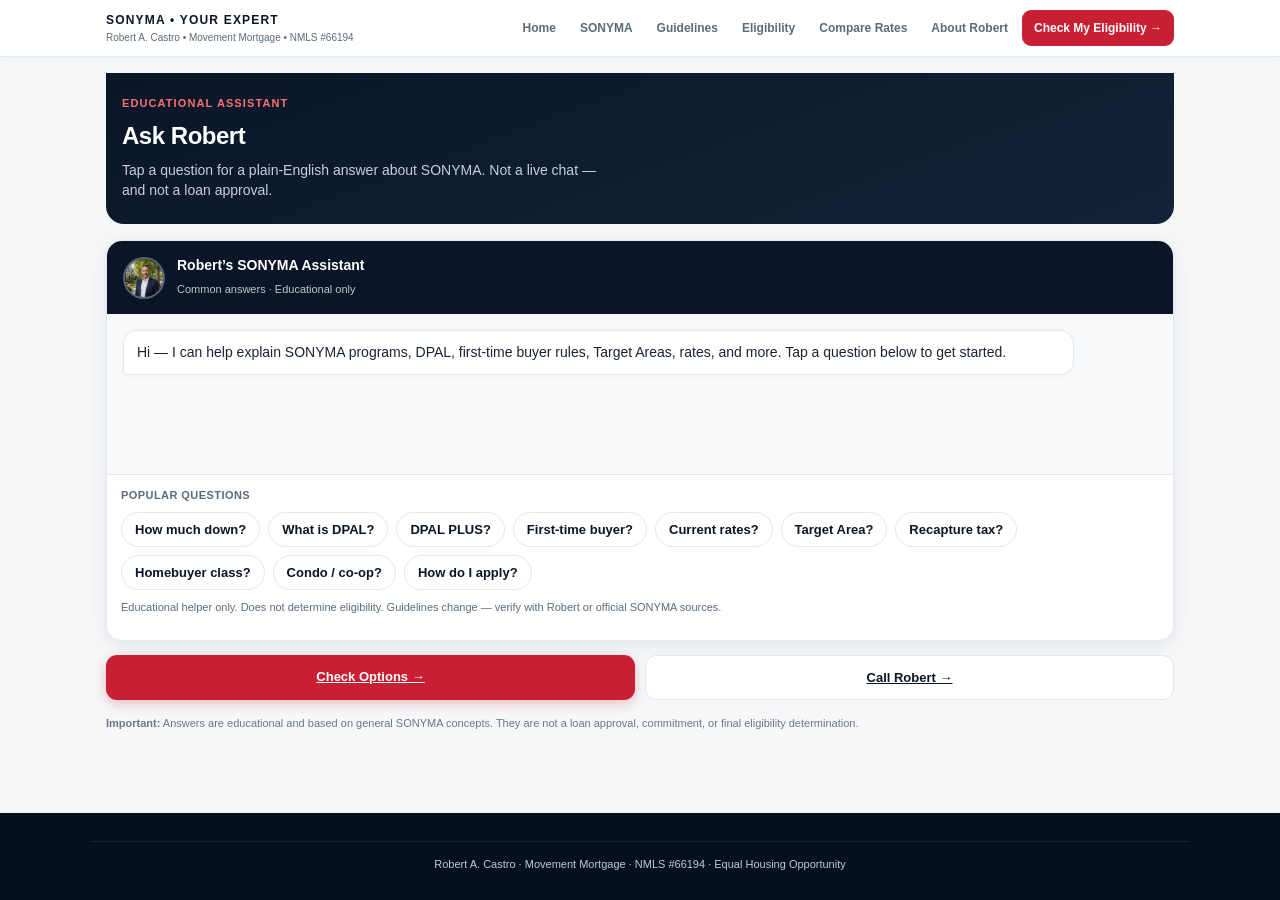
<file: ask-robert.html>
<!doctype html>
<html lang="en">
<head>
<meta charset="utf-8">
<meta name="viewport" content="width=device-width,initial-scale=1,viewport-fit=cover">
<meta name="theme-color" content="#0a1628">
<title>Ask Robert | SONYMA Questions | Robert A. Castro</title>
<meta name="description" content="Plain-English answers to common SONYMA questions. Educational assistant — not a live chat or loan approval.">
<link rel="stylesheet" href="/styles.css">
<style>
:root { --navy:#0a1628; --red:#c91f32; --ink:#1a2332; --muted:#5b6b7c; --line:#e3e8ee; }
.page-top {
  background: linear-gradient(160deg, #0a1628, #132337);
  color: #fff; border-radius: 0 0 18px 18px;
  padding: 22px 16px 24px; margin: 0 0 16px;
}
.page-top .eyebrow { color: #f87171; font-size: 11px; font-weight: 800; letter-spacing: .1em; text-transform: uppercase; }
.page-top h1 { font-size: 24px; font-weight: 900; margin: 6px 0 6px; letter-spacing: -.02em; }
.page-top p { color: #c5d0dc; font-size: 14px; margin: 0; line-height: 1.45; max-width: 480px; }
.chat-shell {
  background: #fff; border: 1px solid var(--line); border-radius: 16px;
  overflow: hidden; display: flex; flex-direction: column;
  min-height: 380px; max-height: min(70vh, 560px);
  box-shadow: 0 4px 20px rgba(10,22,40,.08);
}
.chat-head {
  background: var(--navy); color: #fff; padding: 14px 16px;
  display: flex; align-items: center; gap: 12px; flex-shrink: 0;
}
.chat-avatar {
  width: 42px; height: 42px; border-radius: 50%;
  overflow: hidden; flex-shrink: 0;
  border: 2px solid rgba(255,255,255,.3);
  background: #132337;
}
.chat-avatar img {
  width: 100%; height: 100%; object-fit: cover; object-position: center top;
}
.chat-head strong { display: block; font-size: 14px; }
.chat-head span { font-size: 11px; opacity: .75; }
.chat-body {
  flex: 1 1 auto; overflow-y: auto; -webkit-overflow-scrolling: touch;
  padding: 16px; background: #f8f9fb; min-height: 160px;
}
.bubble {
  max-width: 92%; padding: 11px 13px; border-radius: 14px;
  font-size: 14px; line-height: 1.5; margin-bottom: 10px;
  animation: bubbleIn .25s ease;
}
@keyframes bubbleIn {
  from { opacity: 0; transform: translateY(6px); }
  to { opacity: 1; transform: translateY(0); }
}
.bubble.ai {
  background: #fff; color: var(--ink);
  border: 1px solid var(--line); border-bottom-left-radius: 4px;
  box-shadow: 0 1px 4px rgba(10,22,40,.04);
}
.bubble.user {
  background: var(--red); color: #fff;
  margin-left: auto; border-bottom-right-radius: 4px;
}
.bubble a { font-weight: 700; color: var(--red); }
.typing {
  display: inline-flex; align-items: center; gap: 4px;
  padding: 12px 16px; background: #fff; border: 1px solid var(--line);
  border-radius: 14px; border-bottom-left-radius: 4px;
  width: fit-content; margin-bottom: 10px;
}
.typing span {
  width: 7px; height: 7px; border-radius: 50%;
  background: #9ca3af; animation: typingDot 1.2s infinite ease-in-out;
}
.typing span:nth-child(2) { animation-delay: .15s; }
.typing span:nth-child(3) { animation-delay: .3s; }
@keyframes typingDot {
  0%, 60%, 100% { transform: translateY(0); opacity: .4; }
  30% { transform: translateY(-4px); opacity: 1; }
}
.chat-footer {
  padding: 12px 14px 14px; border-top: 1px solid var(--line);
  background: #fff; flex-shrink: 0;
}
.chip-label {
  font-size: 11px; font-weight: 800; color: var(--muted);
  letter-spacing: .04em; text-transform: uppercase; margin-bottom: 8px;
}
.chips { display: flex; flex-wrap: wrap; gap: 8px; }
.chips button {
  border: 1.5px solid var(--line); background: #fff;
  border-radius: 999px; padding: 9px 13px; font-size: 13px;
  font-weight: 600; cursor: pointer; color: var(--navy);
  font-family: inherit; transition: border-color .15s ease, color .15s ease, background .15s ease;
}
.chips button:hover, .chips button:focus {
  border-color: var(--red); color: var(--red); outline: none; background: #fef2f2;
}
.chips button.active {
  border-color: var(--red); background: #fef2f2; color: var(--red);
}
.chat-note { font-size: 11px; color: var(--muted); margin-top: 10px; line-height: 1.4; }
.quick-cta {
  display: grid; grid-template-columns: 1fr 1fr; gap: 10px; margin-top: 14px; margin-bottom: 8px;
}
.quick-cta a {
  display: block; text-align: center; padding: 12px;
  border-radius: 11px; font-weight: 800; font-size: 13px;
  transition: transform .15s ease, box-shadow .15s ease;
}
.quick-cta .primary { background: var(--red); color: #fff; box-shadow: 0 4px 12px rgba(201,31,50,.25); }
.quick-cta .primary:hover { transform: translateY(-1px); }
.quick-cta .secondary { background: #fff; color: var(--navy); border: 1.5px solid var(--line); }
</style>
</head>
<body class="has-sticky-cta">
<header class="site-header">
  <div class="header-inner">
    <div class="brand-block">
      <div class="brand">SONYMA • YOUR EXPERT</div>
      <div class="subbrand">Robert A. Castro • Movement Mortgage • NMLS #66194</div>
    </div>
    <nav class="nav-desktop" aria-label="Main">
      <a href="/">Home</a>
      <a href="/what-is-sonyma.html">SONYMA</a>
      <a href="/guidelines.html">Guidelines</a>
      <a href="/eligible.html">Eligibility</a>
      <a href="https://www.mortgagenewsdaily.com/mortgage-rates" target="_blank" rel="noopener">Compare Rates</a>
      <a href="/meet-robert.html">About Robert</a>
      <a class="nav-cta" href="/eligible.html">Check My Eligibility →</a>
    </nav>
    <button type="button" class="menu-btn" id="menuBtn" aria-label="Open menu">Menu</button>
  </div>
  <nav class="nav-mobile" id="navMobile">
    <a href="/">Home</a>
    <a href="/what-is-sonyma.html">SONYMA</a>
    <a href="/guidelines.html">Guidelines</a>
    <a href="/eligible.html">Eligibility</a>
    <a href="https://www.mortgagenewsdaily.com/mortgage-rates" target="_blank" rel="noopener">Compare Rates</a>
    <a href="/ask-robert.html">Ask Robert</a>
    <a href="/meet-robert.html">About Robert</a>
    <a href="/faq.html">FAQ</a>
    <a href="https://easyapp.movement.com/apply/create_profile?userid=10105455" target="_blank" rel="noopener">Start Application</a>
  </nav>
</header>

<main class="wrap">
  <div class="page-top">
    <div class="eyebrow">Educational assistant</div>
    <h1>Ask Robert</h1>
    <p>Tap a question for a plain-English answer about SONYMA. Not a live chat — and not a loan approval.</p>
  </div>

  <div class="chat-shell" id="chatShell">
    <div class="chat-head">
      <div class="chat-avatar">
        <img src="/IMG_8223.jpeg" alt="Robert A. Castro" width="42" height="42">
      </div>
      <div>
        <strong>Robert’s SONYMA Assistant</strong>
        <span>Common answers · Educational only</span>
      </div>
    </div>
    <div class="chat-body" id="chatBody">
      <div class="bubble ai">Hi — I can help explain SONYMA programs, DPAL, first-time buyer rules, Target Areas, rates, and more. Tap a question below to get started.</div>
    </div>
    <div class="chat-footer">
      <div class="chip-label">Popular questions</div>
      <div class="chips" id="chips">
        <button type="button" data-q="How much do I need down?">How much down?</button>
        <button type="button" data-q="What is DPAL?">What is DPAL?</button>
        <button type="button" data-q="What is DPAL PLUS?">DPAL PLUS?</button>
        <button type="button" data-q="Am I a first-time buyer?">First-time buyer?</button>
        <button type="button" data-q="What are current SONYMA rates?">Current rates?</button>
        <button type="button" data-q="What is a Target Area?">Target Area?</button>
        <button type="button" data-q="What is recapture tax?">Recapture tax?</button>
        <button type="button" data-q="Do I need a homebuyer class?">Homebuyer class?</button>
        <button type="button" data-q="Can I buy a condo or co-op?">Condo / co-op?</button>
        <button type="button" data-q="How do I apply?">How do I apply?</button>
      </div>
      <p class="chat-note">Educational helper only. Does not determine eligibility. Guidelines change — verify with Robert or official SONYMA sources.</p>
    </div>
  </div>

  <div class="quick-cta">
    <a class="primary" href="/eligible.html">Check Options →</a>
    <a class="secondary" href="tel:19148049889">Call Robert →</a>
  </div>

  <p class="notice" style="margin-top:16px">
    <b>Important:</b> Answers are educational and based on general SONYMA concepts.
    They are not a loan approval, commitment, or final eligibility determination.
  </p>
</main>

<footer class="site-footer">
  <div class="footer-inner">
    <div class="footer-bottom">Robert A. Castro · Movement Mortgage · NMLS #66194 · Equal Housing Opportunity</div>
  </div>
</footer>

<div class="sticky-cta">
  <a class="sc-primary" href="/eligible.html">Check Eligibility</a>
  <a class="sc-secondary" href="tel:19148049889">Call Robert</a>
</div>

<script>
document.getElementById('menuBtn').addEventListener('click', function () {
  document.getElementById('navMobile').classList.toggle('open');
});

const answers = {
  "How much do I need down?": "Many SONYMA programs allow a down payment as low as 3% of the purchase price. Your minimum cash contribution is often 1% (3% for co-ops). You may also be able to use DPAL to help cover down payment and eligible closing costs. Exact requirements depend on property type and program.",
  "What is DPAL?": "DPAL is SONYMA’s Down Payment Assistance Loan. It’s typically 0% interest with no monthly payment, and is generally the greater of $3,000 or 3% of the purchase price (up to $15,000). Using standard DPAL usually increases the first-mortgage rate by about 0.40%. It’s forgiven over time if you stay in the home (subject to program rules).",
  "What is DPAL PLUS?": "DPAL PLUS is an enhanced, limited down-payment assistance option for certain lower-income buyers. In some cases it can provide more assistance than standard DPAL for down payment, closing costs, and related costs. Funding is limited and eligibility is stricter — ask Robert for current status.",
  "Am I a first-time buyer?": "For SONYMA, a first-time buyer generally means you haven’t had an ownership interest in a principal residence in the last 3 years. Exceptions can apply if you’re buying in a federally designated Target Area (and in some other limited cases under program rules).",
  "What are current SONYMA rates?": "As a recent snapshot: Achieving the Dream is about 5.700% without DPAL / 6.100% with DPAL. Low Interest Rate Program is about 6.100% without DPAL / 6.500% with DPAL. These are 30-year fixed rates with 0 points and can change. Always verify on the official SONYMA rate page.",
  "What is a Target Area?": "A Target Area is a federally designated geographic area where SONYMA can offer more flexible first-time buyer rules and, in many cases, higher income and purchase-price limits. Look up any address with the official SONYMA Target Area Locator, or call SONYMA at 1-800-382-HOME.",
  "What is recapture tax?": "Federal recapture tax can apply in limited situations when you sell a home financed with certain bond-backed loans (including many SONYMA loans) within nine years and meet specific income and gain tests. It does not automatically apply just because you used SONYMA. Most borrowers never owe it. See the Recapture Tax page for a plain-English breakdown.",
  "Do I need a homebuyer class?": "Often yes. Many SONYMA borrowers must complete an approved homebuyer education course before closing. It covers budgeting, credit, mortgage basics, and homeownership responsibilities. Your lender will confirm what applies to your file.",
  "Can I buy a condo or co-op?": "Yes, in many cases. Single-family homes, condos, co-ops, and 2–4 family primary residences can be eligible under SONYMA guidelines. Limits and cash contribution rules can differ (for example, co-ops often require a higher minimum cash contribution).",
  "How do I apply?": "Start with the Eligibility Explorer on this site for an educational snapshot, then contact Robert to discuss your situation. If SONYMA looks like a fit, you’ll complete a full application with Movement Mortgage. Supporting documents (income, assets, credit, property) will be required."
};

const body = document.getElementById('chatBody');
const shell = document.getElementById('chatShell');

document.getElementById('chips').addEventListener('click', function (e) {
  const btn = e.target.closest('button[data-q]');
  if (!btn) return;
  const q = btn.getAttribute('data-q');
  const a = answers[q] || "That’s a great question for Robert to review with your specific numbers. Try the Eligibility Explorer, or call Robert directly.";

  document.querySelectorAll('#chips button').forEach(function (b) {
    b.classList.toggle('active', b === btn);
  });

  body.innerHTML =
    '<div class="bubble user">' + q + '</div>' +
    '<div class="typing" id="typing"><span></span><span></span><span></span></div>';
  body.scrollTop = 0;
  shell.scrollIntoView({ behavior: 'smooth', block: 'start' });

  setTimeout(function () {
    body.innerHTML =
      '<div class="bubble user">' + q + '</div>' +
      '<div class="bubble ai">' + a + '</div>' +
      '<div class="bubble ai">Want to see how this might apply to your situation? <a href="/eligible.html"><b>Start the Eligibility Explorer →</b></a></div>';
    body.scrollTop = 0;
  }, 650);
});

window.scrollTo(0, 0);
</script>
</body>
</html>
</file>
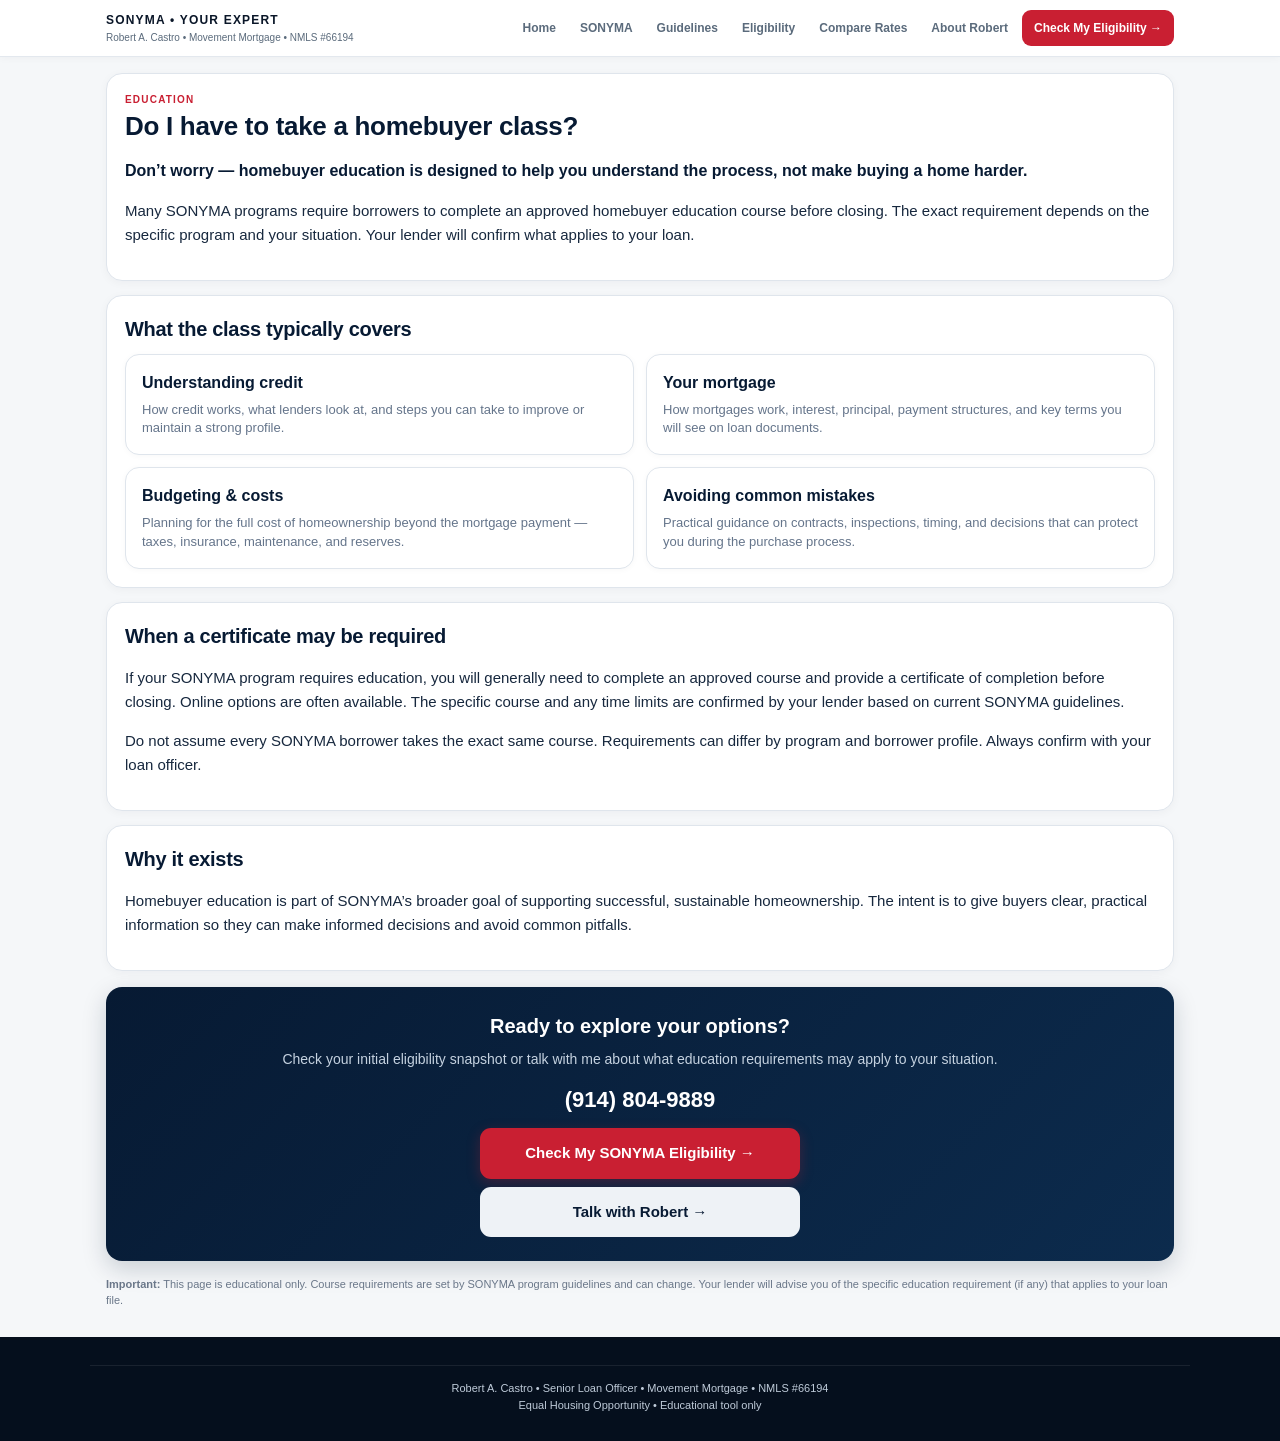
<file: education.html>
<!doctype html>
<html lang="en">
<head>
<meta charset="utf-8">
<meta name="viewport" content="width=device-width,initial-scale=1,viewport-fit=cover">
<meta name="theme-color" content="#071a33">
<title>SONYMA Homebuyer Education | What You Need to Know</title>
<meta name="description" content="Learn when homebuyer education may be required for SONYMA, what the class covers, and how it helps new homeowners.">
<link rel="stylesheet" href="/styles.css">
</head>
<body>
<header class="site-header">
  <div class="header-inner">
    <div class="brand-block">
      <div class="brand">SONYMA • YOUR EXPERT</div>
      <div class="subbrand">Robert A. Castro • Movement Mortgage • NMLS #66194</div>
    </div>
    <nav class="nav-desktop" aria-label="Main">
      <a href="/">Home</a>
      <a href="/what-is-sonyma.html">SONYMA</a>
      <a href="/guidelines.html">Guidelines</a>
      <a href="/eligible.html">Eligibility</a>
      <a href="https://www.mortgagenewsdaily.com/mortgage-rates" target="_blank" rel="noopener">Compare Rates</a>
      <a href="/meet-robert.html">About Robert</a>
      <a class="nav-cta" href="/eligible.html">Check My Eligibility →</a>
    </nav>
    <button type="button" class="menu-btn" id="menuBtn" aria-label="Open menu">Menu</button>
  </div>
  <nav class="nav-mobile" id="navMobile">
    <a href="/">Home</a>
    <a href="/what-is-sonyma.html">SONYMA</a>
    <a href="/guidelines.html">Guidelines</a>
    <a href="/eligible.html">Eligibility</a>
    <a href="https://www.mortgagenewsdaily.com/mortgage-rates" target="_blank" rel="noopener">Compare Rates</a>
    <a href="/ask-robert.html">Ask Robert</a>
    <a href="/meet-robert.html">About Robert</a>
    <a href="/faq.html">FAQ</a>
    <a href="https://easyapp.movement.com/apply/create_profile?userid=10105455" target="_blank" rel="noopener">Start Application</a>
  </nav>
</header>

<main class="wrap">
  <section class="card">
    <div class="eyebrow">Education</div>
    <h1 class="section-title" style="font-size:26px">Do I have to take a homebuyer class?</h1>
    <p style="font-size:16px;line-height:1.6;color:var(--navy);font-weight:600;margin:12px 0">Don’t worry — homebuyer education is designed to help you understand the process, not make buying a home harder.</p>
    <p style="font-size:15px;line-height:1.6">Many SONYMA programs require borrowers to complete an approved homebuyer education course before closing. The exact requirement depends on the specific program and your situation. Your lender will confirm what applies to your loan.</p>
  </section>

  <section class="card">
    <h2 class="section-title">What the class typically covers</h2>
    <div class="grid-2">
      <div class="story-card">
        <h3>Understanding credit</h3>
        <p>How credit works, what lenders look at, and steps you can take to improve or maintain a strong profile.</p>
      </div>
      <div class="story-card">
        <h3>Your mortgage</h3>
        <p>How mortgages work, interest, principal, payment structures, and key terms you will see on loan documents.</p>
      </div>
      <div class="story-card">
        <h3>Budgeting & costs</h3>
        <p>Planning for the full cost of homeownership beyond the mortgage payment — taxes, insurance, maintenance, and reserves.</p>
      </div>
      <div class="story-card">
        <h3>Avoiding common mistakes</h3>
        <p>Practical guidance on contracts, inspections, timing, and decisions that can protect you during the purchase process.</p>
      </div>
    </div>
  </section>

  <section class="card">
    <h2 class="section-title">When a certificate may be required</h2>
    <p style="font-size:15px;line-height:1.6">If your SONYMA program requires education, you will generally need to complete an approved course and provide a certificate of completion before closing. Online options are often available. The specific course and any time limits are confirmed by your lender based on current SONYMA guidelines.</p>
    <p style="font-size:15px;line-height:1.6;margin-top:12px">Do not assume every SONYMA borrower takes the exact same course. Requirements can differ by program and borrower profile. Always confirm with your loan officer.</p>
  </section>

  <section class="card">
    <h2 class="section-title">Why it exists</h2>
    <p style="font-size:15px;line-height:1.6">Homebuyer education is part of SONYMA’s broader goal of supporting successful, sustainable homeownership. The intent is to give buyers clear, practical information so they can make informed decisions and avoid common pitfalls.</p>
  </section>

  <section class="cta-band">
    <h2>Ready to explore your options?</h2>
    <p>Check your initial eligibility snapshot or talk with me about what education requirements may apply to your situation.</p>
    <a class="phone-lg" href="tel:19148049889">(914) 804-9889</a>
    <div style="display:flex;flex-direction:column;gap:8px;max-width:320px;margin:0 auto">
      <a class="button" href="/eligible.html">Check My SONYMA Eligibility →</a>
      <a class="button secondary" href="tel:19148049889">Talk with Robert →</a>
    </div>
  </section>

  <p class="notice"><b>Important:</b> This page is educational only. Course requirements are set by SONYMA program guidelines and can change. Your lender will advise you of the specific education requirement (if any) that applies to your loan file.</p>
</main>

<footer class="site-footer">
  <div class="footer-inner">
    <div class="footer-bottom">
      Robert A. Castro • Senior Loan Officer • Movement Mortgage • NMLS #66194<br>
      Equal Housing Opportunity • Educational tool only
    </div>
  </div>
</footer>
<script>
document.getElementById('menuBtn').addEventListener('click',function(){
  document.getElementById('navMobile').classList.toggle('open');
});
</script>
</body>
</html>
</file>
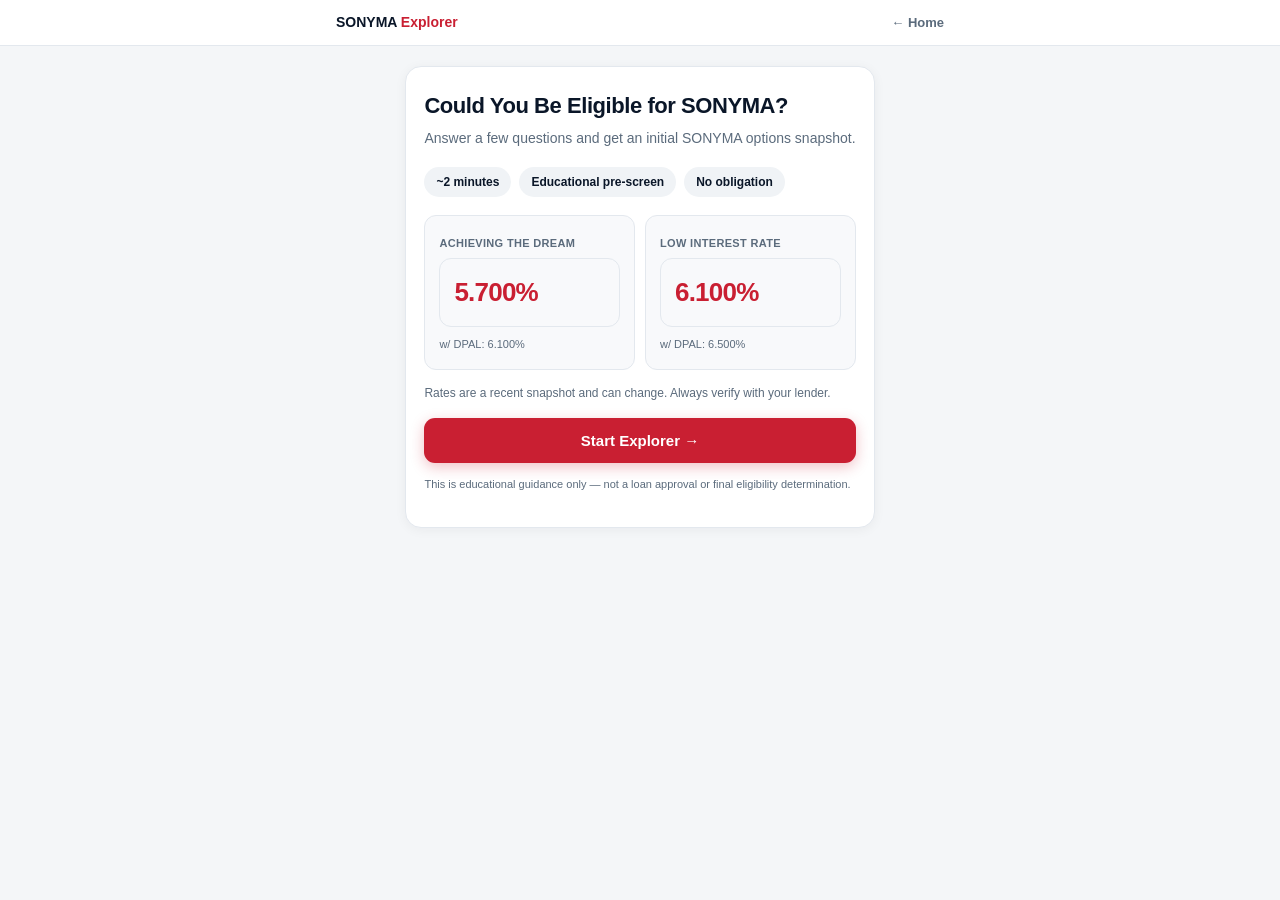
<file: eligible.html>
<!doctype html>
<html lang="en">
<head>
<meta charset="utf-8">
<meta name="viewport" content="width=device-width,initial-scale=1,viewport-fit=cover">
<meta name="theme-color" content="#0a1628">
<title>SONYMA Eligibility Explorer | Check Options | Robert A. Castro</title>
<meta name="description" content="Answer a few questions for an initial SONYMA eligibility snapshot. Educational pre-screen only.">
<link rel="stylesheet" href="/styles.css">
<style>
:root {
  --navy: #0a1628;
  --red: #c91f32;
  --red-dark: #a81828;
  --ink: #1a2332;
  --muted: #5b6b7c;
  --paper: #f4f6f8;
  --line: #e3e8ee;
}
* { box-sizing: border-box; margin: 0; padding: 0; }
body {
  font-family: -apple-system, BlinkMacSystemFont, "Segoe UI", Roboto, Helvetica, Arial, sans-serif;
  background: var(--paper); color: var(--ink); line-height: 1.5; min-height: 100vh;
}
a { color: var(--red); text-decoration: none; }
.topbar {
  position: sticky; top: 0; z-index: 50;
  background: rgba(255,255,255,.96); backdrop-filter: blur(14px);
  border-bottom: 1px solid var(--line);
}
.topbar-inner {
  max-width: 640px; margin: 0 auto; padding: 12px 16px;
  display: flex; align-items: center; justify-content: space-between;
}
.logo { font-weight: 800; font-size: 14px; color: var(--navy); }
.logo span { color: var(--red); }
.topbar a.back { font-size: 13px; font-weight: 600; color: var(--muted); }
.wrap { max-width: 640px; margin: 0 auto; padding: 20px 16px 48px; }
.progress-wrap { margin-bottom: 20px; }
.progress-label {
  display: flex; justify-content: space-between; align-items: center;
  font-size: 12px; font-weight: 700; color: var(--muted); margin-bottom: 8px;
}
.progress-bar {
  height: 6px; background: #e5e7eb; border-radius: 999px; overflow: hidden;
}
.progress-fill {
  height: 100%; background: var(--red); border-radius: 999px;
  transition: width .25s ease; width: 0%;
}
.steps-dots {
  display: flex; gap: 6px; margin-top: 10px; flex-wrap: wrap;
}
.steps-dots span {
  font-size: 11px; font-weight: 700; padding: 4px 10px; border-radius: 999px;
  background: #eef1f4; color: var(--muted);
}
.steps-dots span.on { background: var(--navy); color: #fff; }
.steps-dots span.done { background: #fee2e2; color: var(--red); }
.panel {
  display: none;
  background: #fff; border: 1px solid var(--line);
  border-radius: 16px; padding: 22px 18px;
  box-shadow: 0 2px 12px rgba(10,22,40,.05);
}
.panel.active { display: block; }
.panel h1 {
  font-size: 22px; font-weight: 900; color: var(--navy);
  letter-spacing: -.02em; margin-bottom: 6px;
}
.panel .sub { font-size: 14px; color: var(--muted); margin-bottom: 18px; }
.field { margin-bottom: 16px; }
.field label {
  display: block; font-size: 13px; font-weight: 700;
  color: var(--navy); margin-bottom: 6px;
}
.field select, .field input {
  width: 100%; padding: 14px 12px; font-size: 16px;
  border: 1.5px solid var(--line); border-radius: 11px;
  background: #fff; color: var(--ink); font-family: inherit;
  -webkit-appearance: none; appearance: none;
}
.field select:focus, .field input:focus {
  outline: none; border-color: var(--red);
  box-shadow: 0 0 0 3px rgba(201,31,50,.12);
}
.choice-grid { display: grid; gap: 8px; }
.choice {
  display: block; width: 100%; text-align: left;
  padding: 14px 14px; border-radius: 12px;
  border: 1.5px solid var(--line); background: #fff;
  font-size: 15px; font-weight: 600; color: var(--navy);
  cursor: pointer; font-family: inherit; transition: border-color .15s ease, background .15s ease;
}
.choice:hover { border-color: #c5cdd6; }
.choice.selected {
  border-color: var(--red); background: #fef2f2;
  box-shadow: 0 0 0 2px rgba(201,31,50,.1);
}
.choice small { display: block; font-weight: 500; font-size: 12px; color: var(--muted); margin-top: 2px; }
.nav-btns { display: flex; gap: 10px; margin-top: 20px; }
.btn {
  flex: 1; padding: 14px 16px; border-radius: 11px;
  font-weight: 800; font-size: 15px; border: none; cursor: pointer;
  font-family: inherit; text-align: center;
}
.btn-back {
  background: #fff; color: var(--navy); border: 1.5px solid var(--line);
}
.btn-next {
  background: var(--red); color: #fff;
  box-shadow: 0 4px 14px rgba(201,31,50,.28);
}
.btn-next:hover { background: var(--red-dark); }
.pills { display: flex; flex-wrap: wrap; gap: 8px; margin: 14px 0 18px; }
.pills span {
  background: #f0f3f6; color: var(--navy);
  font-size: 12px; font-weight: 700;
  padding: 6px 12px; border-radius: 999px;
}
.rate-mini {
  display: grid; grid-template-columns: 1fr 1fr; gap: 10px;
  margin: 14px 0;
}
.rate-mini div {
  background: #f8f9fb; border: 1px solid var(--line);
  border-radius: 12px; padding: 14px;
}
.rate-mini strong { font-size: 11px; color: var(--muted); text-transform: uppercase; letter-spacing: .03em; }
.rate-mini .n { font-size: 26px; font-weight: 900; color: var(--red); margin: 4px 0; letter-spacing: -.03em; }
.rate-mini small { font-size: 11px; color: var(--muted); }

/* Results redesign */
.dashboard-summary {
  background: linear-gradient(160deg, #0a1628, #132337); color: #fff; border-radius: 16px;
  padding: 20px 18px; margin-bottom: 16px;
}
.dashboard-summary .eyebrow { color: #f87171; font-size: 10px; font-weight: 800; letter-spacing: .1em; text-transform: uppercase; margin-bottom: 6px; }
.dashboard-summary h2 { font-size: 20px; font-weight: 900; margin-bottom: 4px; letter-spacing: -.02em; }
.dashboard-summary p { font-size: 13px; color: #a8b8c8; margin: 0; line-height: 1.45; }
.result-card {
  border: 1px solid var(--line); border-radius: 14px;
  padding: 16px; margin-bottom: 10px; background: #fff;
  box-shadow: 0 2px 8px rgba(10,22,40,.04);
}
.result-card.ok { border-left: 4px solid #16a34a; }
.result-card.warn { border-left: 4px solid #d97706; }
.result-card.no { border-left: 4px solid #dc2626; }
.result-card h3 {
  font-size: 15px; font-weight: 800; color: var(--navy);
  display: flex; align-items: center; justify-content: space-between; gap: 8px;
  margin-bottom: 6px;
}
.pill {
  font-size: 10px; font-weight: 800; letter-spacing: .04em;
  padding: 4px 9px; border-radius: 999px; white-space: nowrap;
  background: #166534; color: #fff;
}
.pill.review { background: #b45309; }
.pill.needed { background: #b91c1c; }
.result-card p { font-size: 13px; color: var(--ink); line-height: 1.5; margin: 0; }
.next-steps {
  background: #f8f9fb; border: 1px solid var(--line); border-radius: 14px;
  padding: 16px; margin: 14px 0;
}
.next-steps h4 { font-size: 13px; font-weight: 800; color: var(--navy); margin-bottom: 8px; }
.next-steps ul { margin: 0; padding-left: 18px; font-size: 13px; color: var(--ink); line-height: 1.55; }
.cta-box {
  background: linear-gradient(160deg, #0a1628, #132337); color: #fff; border-radius: 16px;
  padding: 22px 18px; text-align: center; margin-top: 18px;
  box-shadow: 0 8px 24px rgba(10,22,40,.15);
}
.cta-box .avatar {
  width: 56px; height: 56px; border-radius: 50%; overflow: hidden;
  margin: 0 auto 12px; border: 2px solid rgba(255,255,255,.25);
}
.cta-box .avatar img { width: 100%; height: 100%; object-fit: cover; object-position: center top; }
.cta-box h3 { font-size: 17px; font-weight: 900; margin-bottom: 4px; }
.cta-box p { font-size: 13px; color: #a8b8c8; margin-bottom: 12px; }
.cta-box .phone {
  display: block; font-size: 24px; font-weight: 900;
  color: #fff; margin-bottom: 12px;
}
.cta-box a.btn-call {
  display: inline-block; background: var(--red); color: #fff;
  padding: 13px 20px; border-radius: 11px; font-weight: 800; font-size: 14px;
  box-shadow: 0 4px 14px rgba(201,31,50,.35);
}
.notice {
  font-size: 11px; color: var(--muted); line-height: 1.45;
  margin-top: 20px;
}
.link-row { font-size: 12px; margin-top: 8px; }
.share-row { display:flex; flex-wrap:wrap; gap:8px; margin:14px 0 4px; }
.btn-share {
  display:inline-flex; align-items:center; justify-content:center;
  background:#fff; color:var(--navy); border:1.5px solid var(--line);
  padding:12px 16px; border-radius:10px; font-weight:800; font-size:14px;
  cursor:pointer; font-family:inherit;
}
</style>
</head>
<body class="has-sticky-cta">
<header class="topbar">
  <div class="topbar-inner">
    <a class="logo" href="/">SONYMA <span>Explorer</span></a>
    <a class="back" href="/">← Home</a>
  </div>
</header>
<main class="wrap">
  <div class="progress-wrap" id="progressWrap" hidden>
    <div class="progress-label">
      <span id="stepLabel">Step 1 of 4</span>
      <span id="stepName">About you</span>
    </div>
    <div class="progress-bar"><div class="progress-fill" id="progressFill"></div></div>
    <div class="steps-dots" id="stepsDots">
      <span data-s="1">You</span>
      <span data-s="2">Income</span>
      <span data-s="3">Property</span>
      <span data-s="4">Results</span>
    </div>
  </div>

  <section class="panel active" id="panel0">
    <h1>Could You Be Eligible for SONYMA?</h1>
    <p class="sub">Answer a few questions and get an initial SONYMA options snapshot.</p>
    <div class="pills">
      <span>~2 minutes</span>
      <span>Educational pre-screen</span>
      <span>No obligation</span>
    </div>
    <div class="rate-mini" id="rates">
      <div><strong>Achieving the Dream</strong><div class="n">5.700%</div><small>w/ DPAL: 6.100%</small></div>
      <div><strong>Low Interest Rate</strong><div class="n">6.100%</div><small>w/ DPAL: 6.500%</small></div>
    </div>
    <p style="font-size:12px;color:var(--muted);margin-bottom:16px">Rates are a recent snapshot and can change. Always verify with your lender.</p>
    <button type="button" class="btn btn-next" style="width:100%" id="startBtn">Start Explorer →</button>
    <p class="notice" style="margin-top:14px">This is educational guidance only — not a loan approval or final eligibility determination.</p>
  </section>

  <section class="panel" id="panel1">
    <h1>About you</h1>
    <p class="sub">A few basics to start the snapshot.</p>
    <div class="field">
      <label>First-time homebuyer?</label>
      <div class="choice-grid" data-group="first">
        <button type="button" class="choice selected" data-value="yes">Yes
          <small>No ownership interest in a principal residence in the last 3 years</small>
        </button>
        <button type="button" class="choice" data-value="no">No
          <small>I've owned a primary home in the last 3 years</small>
        </button>
      </div>
      <input type="hidden" id="first" value="yes">
    </div>
    <div class="field">
      <label>Is the property in a SONYMA Target Area?</label>
      <div class="choice-grid" data-group="target">
        <button type="button" class="choice selected" data-value="unknown">Not sure yet</button>
        <button type="button" class="choice" data-value="yes">Yes — verified Target Area</button>
        <button type="button" class="choice" data-value="no">No — verified non-Target Area</button>
      </div>
      <input type="hidden" id="target" value="unknown">
      <p class="link-row">Look up any address: <a href="https://se.nyhomes.org/SONYMAUtilities/Index" target="_blank" rel="noopener">SONYMA Target Area Locator →</a></p>
    </div>
    <div class="nav-btns">
      <button type="button" class="btn btn-back" data-go="0">Back</button>
      <button type="button" class="btn btn-next" data-go="2">Continue →</button>
    </div>
  </section>

  <section class="panel" id="panel2">
    <h1>Income & household</h1>
    <p class="sub">Approximate numbers are fine for this educational snapshot.</p>
    <div class="field">
      <label for="county">County</label>
      <select id="county"></select>
    </div>
    <div class="field">
      <label>Household size</label>
      <div class="choice-grid" data-group="hh">
        <button type="button" class="choice selected" data-value="1">1–2 people</button>
        <button type="button" class="choice" data-value="3">3+ people</button>
      </div>
      <input type="hidden" id="hh" value="1">
    </div>
    <div class="field">
      <label for="income">Approximate annual household income ($)</label>
      <input type="number" id="income" placeholder="e.g. 95000" inputmode="numeric" min="0" step="1000">
    </div>
    <div class="nav-btns">
      <button type="button" class="btn btn-back" data-go="1">Back</button>
      <button type="button" class="btn btn-next" data-go="3">Continue →</button>
    </div>
  </section>

  <section class="panel" id="panel3">
    <h1>The home</h1>
    <p class="sub">What you're looking to buy.</p>
    <div class="field">
      <label for="price">Expected purchase price ($)</label>
      <input type="number" id="price" placeholder="e.g. 450000" inputmode="numeric" min="0" step="5000">
    </div>
    <div class="field">
      <label>Property type</label>
      <div class="choice-grid" data-group="property">
        <button type="button" class="choice selected" data-value="1">1-unit
          <small>Single-family, condo, or co-op</small>
        </button>
        <button type="button" class="choice" data-value="2">2-unit</button>
        <button type="button" class="choice" data-value="3">3-unit</button>
        <button type="button" class="choice" data-value="4">4-unit</button>
      </div>
      <input type="hidden" id="property" value="1">
    </div>
    <div class="nav-btns">
      <button type="button" class="btn btn-back" data-go="2">Back</button>
      <button type="button" class="btn btn-next" id="seeResults">See My Snapshot →</button>
    </div>
  </section>

  <section class="panel" id="panel4">
    <div class="dashboard-summary">
      <div class="eyebrow">Educational snapshot</div>
      <h2>Your SONYMA Snapshot</h2>
      <p>Initial assessment based on the information you entered — not a loan approval.</p>
    </div>
    <div id="resultsBody"></div>
    <div class="share-row" id="shareRow" hidden>
      <button type="button" class="btn-share" id="btnShare">Share this snapshot</button>
      <button type="button" class="btn-share" id="btnCopy">Copy link</button>
    </div>
    <div class="cta-box">
      <div class="avatar"><img src="/IMG_8223.jpeg" alt="Robert A. Castro" width="56" height="56"></div>
      <h3>Want a closer look?</h3>
      <p>Talk with Robert about your situation. We can review the numbers together.</p>
      <a class="phone" href="tel:19148049889">(914) 804-9889</a>
      <a class="btn-call" href="tel:19148049889">Call Robert →</a>
      <div style="margin-top:12px">
        <a href="https://easyapp.movement.com/apply/create_profile?userid=10105455" target="_blank" rel="noopener" style="color:#fff;font-size:13px;font-weight:700;text-decoration:underline">Start Application →</a>
      </div>
    </div>
    <div class="nav-btns" style="margin-top:14px">
      <button type="button" class="btn btn-back" data-go="3">Back</button>
      <button type="button" class="btn btn-next" data-go="0" id="restartBtn">Start over</button>
    </div>
    <p class="notice">
      <b>Important:</b> This tool is educational only and is not affiliated with SONYMA or New York State.
      Results do not constitute a loan approval, commitment to lend, or final eligibility determination.
      Program guidelines, limits, and rates are subject to change.
    </p>
  </section>
</main>

<div class="sticky-cta">
  <a class="sc-primary" href="tel:19148049889">Call Robert</a>
  <a class="sc-secondary" href="https://easyapp.movement.com/apply/create_profile?userid=10105455" target="_blank" rel="noopener">Start App</a>
</div>

<script src="/data.js"></script>
<script>
(function () {
  const D = window.SONYMA_DATA || {};
  const R = window.SONYMA_RATES || { atd: { noDpal: 5.7, withDpal: 6.1 }, lir: { noDpal: 6.1, withDpal: 6.5 } };

  function money(n) {
    return n ? n.toLocaleString('en-US', { style: 'currency', currency: 'USD', maximumFractionDigits: 0 }) : '—';
  }

  const ratesEl = document.getElementById('rates');
  if (ratesEl) {
    ratesEl.innerHTML =
      '<div><strong>Achieving the Dream</strong><div class="n">' + (R.atd?.noDpal ?? 5.7).toFixed(3) + '%</div><small>w/ DPAL: ' + (R.atd?.withDpal ?? 6.1).toFixed(3) + '%</small></div>' +
      '<div><strong>Low Interest Rate</strong><div class="n">' + (R.lir?.noDpal ?? 6.1).toFixed(3) + '%</div><small>w/ DPAL: ' + (R.lir?.withDpal ?? 6.5).toFixed(3) + '%</small></div>';
  }

  const sel = document.getElementById('county');
  const counties = Object.keys(D).sort();
  if (counties.length) {
    counties.forEach(c => {
      const o = document.createElement('option');
      o.value = c; o.textContent = c; sel.appendChild(o);
    });
    if (D['Westchester']) sel.value = 'Westchester';
    else if (D['Putnam']) sel.value = 'Putnam';
    else sel.value = counties[0];
  } else {
    ['Westchester','Putnam','Dutchess','Orange','Rockland','Nassau','Suffolk','Albany'].forEach(c => {
      const o = document.createElement('option'); o.value = c; o.textContent = c; sel.appendChild(o);
    });
    sel.value = 'Westchester';
  }

  document.querySelectorAll('.choice-grid').forEach(grid => {
    const group = grid.getAttribute('data-group');
    const hidden = document.getElementById(group);
    grid.querySelectorAll('.choice').forEach(btn => {
      btn.addEventListener('click', () => {
        grid.querySelectorAll('.choice').forEach(b => b.classList.remove('selected'));
        btn.classList.add('selected');
        if (hidden) hidden.value = btn.getAttribute('data-value');
      });
    });
  });

  let step = 0;
  const names = ['Intro', 'About you', 'Income & household', 'The home', 'Your snapshot'];

  function go(n) {
    step = n;
    document.querySelectorAll('.panel').forEach((p, i) => {
      p.classList.toggle('active', i === step);
    });
    const wrap = document.getElementById('progressWrap');
    if (step === 0) {
      wrap.hidden = true;
    } else {
      wrap.hidden = false;
      const pct = (step / 4) * 100;
      document.getElementById('progressFill').style.width = pct + '%';
      document.getElementById('stepLabel').textContent = step < 4 ? ('Step ' + step + ' of 4') : 'Results';
      document.getElementById('stepName').textContent = names[step] || '';
      document.querySelectorAll('#stepsDots span').forEach(s => {
        const v = Number(s.getAttribute('data-s'));
        s.classList.remove('on', 'done');
        if (v === step) s.classList.add('on');
        else if (v < step) s.classList.add('done');
      });
    }
    window.scrollTo({ top: 0, behavior: 'smooth' });
  }

  document.getElementById('startBtn').addEventListener('click', () => go(1));
  document.querySelectorAll('[data-go]').forEach(btn => {
    btn.addEventListener('click', () => {
      const n = Number(btn.getAttribute('data-go'));
      if (btn.id === 'seeResults') {
        checkEligibility();
        go(4);
      } else {
        go(n);
      }
    });
  });

  function checkEligibility() {
    const first = document.getElementById('first').value === 'yes';
    const target = document.getElementById('target').value;
    const isTarget = target === 'yes';
    const targetUnknown = target === 'unknown';
    const firstTimeOK = first || isTarget;
    const c = sel.value;
    const d = D[c] || null;
    const income = Number(document.getElementById('income').value || 0);
    const price = Number(document.getElementById('price').value || 0);
    const hh = document.getElementById('hh').value;
    const prop = document.getElementById('property').value;

    const results = [];
    function add(name, ok, notes, warn) {
      results.push({ name, ok, notes, warn: !!warn });
    }

    let atdOk = true, atdNotes = [];
    if (!firstTimeOK) {
      atdOk = false;
      atdNotes.push('First-time buyer requirement is not met based on the answers provided (Target Area can change this).');
    }
    if (d) {
      const suffix = isTarget ? 'target' : 'non';
      const atdInc = hh === '1' ? (d.atd['income1_' + suffix] || d.atd.income1_non) : (d.atd['income3_' + suffix] || d.atd.income3_non);
      if (income && atdInc && income > atdInc) {
        atdOk = false;
        atdNotes.push('Income appears above the current county/program limit used for this screening.');
      }
      const ppKey = 'pp' + prop + '_' + suffix;
      const atdPP = d.atd[ppKey];
      if (price && atdPP && price > atdPP) {
        atdOk = false;
        atdNotes.push('Purchase price appears above the current limit for this property type/county.');
      }
    }
    if (targetUnknown) atdNotes.push('Target Area status is not verified — limits may be higher in a Target Area.');
    add('Achieving the Dream', atdOk, atdNotes.join(' ') || 'Basic screening criteria look favorable based on the information entered.', targetUnknown);

    let lirOk = true, lirNotes = [];
    if (!firstTimeOK) {
      lirOk = false;
      lirNotes.push('First-time buyer requirement is not met based on the answers provided.');
    }
    if (d) {
      const suffix = isTarget ? 'target' : 'non';
      const lirInc = hh === '1' ? (d.lir['income1_' + suffix] || d.lir.income1_non) : (d.lir['income3_' + suffix] || d.lir.income3_non);
      if (income && lirInc && income > lirInc) {
        lirOk = false;
        lirNotes.push('Income appears above the current county/program limit used for this screening.');
      }
    }
    if (targetUnknown) lirNotes.push('Target Area status is not verified.');
    add('Low Interest Rate Program', lirOk, lirNotes.join(' ') || 'Basic screening criteria look favorable based on the information entered.', targetUnknown);

    const dpalMax = price ? Math.max(3000, Math.min(price * 0.03, 15000)) : 0;
    add(
      'Standard DPAL',
      firstTimeOK,
      firstTimeOK
        ? (price ? 'Potential assistance (illustrative): ' + money(dpalMax) + '. Actual amount and eligibility subject to program rules.' : 'Potential assistance available with an eligible SONYMA first mortgage.')
        : 'Requires an eligible SONYMA first mortgage and meeting first-time/Target Area rules.'
    );

    let dpOk = firstTimeOK && price > 0 && price <= 500000;
    let dpNotes = [];
    if (!firstTimeOK) dpNotes.push('First-time/Target Area requirement not met from these inputs.');
    if (price > 500000) dpNotes.push('Purchase price exceeds the illustrative $500,000 DPAL PLUS limit.');
    if (d && d.dpalPlus) {
      const suffix = isTarget ? 'target' : 'non';
      const dpInc = hh === '1' ? d.dpalPlus['income1_' + suffix] : d.dpalPlus['income3_' + suffix];
      if (income && dpInc && income > dpInc) {
        dpOk = false;
        dpNotes.push('Income appears above the current DPAL PLUS screening limit.');
      }
    }
    add('DPAL PLUS (limited)', dpOk, dpNotes.join(' ') || 'Potential match based on current screening inputs. Funding is limited and first-come, first-served.');

    let html = '';
    results.forEach(x => {
      const cls = x.ok ? (x.warn ? 'warn' : 'ok') : 'no';
      const pill = x.ok
        ? (x.warn ? '<span class="pill review">REVIEW</span>' : '<span class="pill">POTENTIAL MATCH</span>')
        : '<span class="pill needed">REVIEW NEEDED</span>';
      html += '<div class="result-card ' + cls + '"><h3>' + x.name + ' ' + pill + '</h3><p>' + x.notes + '</p></div>';
    });
    html += '<div class="next-steps"><h4>Next steps to discuss with a lender</h4><ul>' +
      '<li>Full income documentation & credit review</li>' +
      '<li>Property details & Target Area confirmation</li>' +
      '<li>Current program availability & rate lock options</li>' +
      '</ul></div>';
    html += '<div class="notice" style="margin:12px 0"><b>County used:</b> ' + c + (d ? ' · Region ' + (d.region || '') : '') +
      '. <a href="https://hcr.ny.gov/current-rates" target="_blank" rel="noopener">Verify rates & limits on SONYMA’s site</a>.</div>';

    document.getElementById('resultsBody').innerHTML = html;
    var shareRow = document.getElementById('shareRow');
    if (shareRow) shareRow.hidden = false;
  }

  var btnShare = document.getElementById('btnShare');
  if (btnShare) {
    btnShare.addEventListener('click', function () {
      var body = document.getElementById('resultsBody');
      var text = body ? body.innerText.replace(/\s+/g, ' ').trim().slice(0, 500) : '';
      var payload = { title: 'SONYMA Eligibility Snapshot', text: 'SONYMA Eligibility Snapshot (educational only)\n' + text, url: location.origin + '/eligible.html' };
      if (navigator.share) navigator.share(payload).catch(function () {});
      else if (navigator.clipboard) {
        navigator.clipboard.writeText(payload.text + '\n' + payload.url);
        btnShare.textContent = 'Copied!';
        setTimeout(function () { btnShare.textContent = 'Share this snapshot'; }, 2000);
      }
    });
  }
  var btnCopy = document.getElementById('btnCopy');
  if (btnCopy) {
    btnCopy.addEventListener('click', function () {
      var url = location.origin + '/eligible.html';
      if (navigator.clipboard) {
        navigator.clipboard.writeText(url).then(function () {
          btnCopy.textContent = 'Copied!';
          setTimeout(function () { btnCopy.textContent = 'Copy link'; }, 2000);
        });
      } else prompt('Copy this link:', url);
    });
  }
})();
</script>
</body>
</html>
</file>
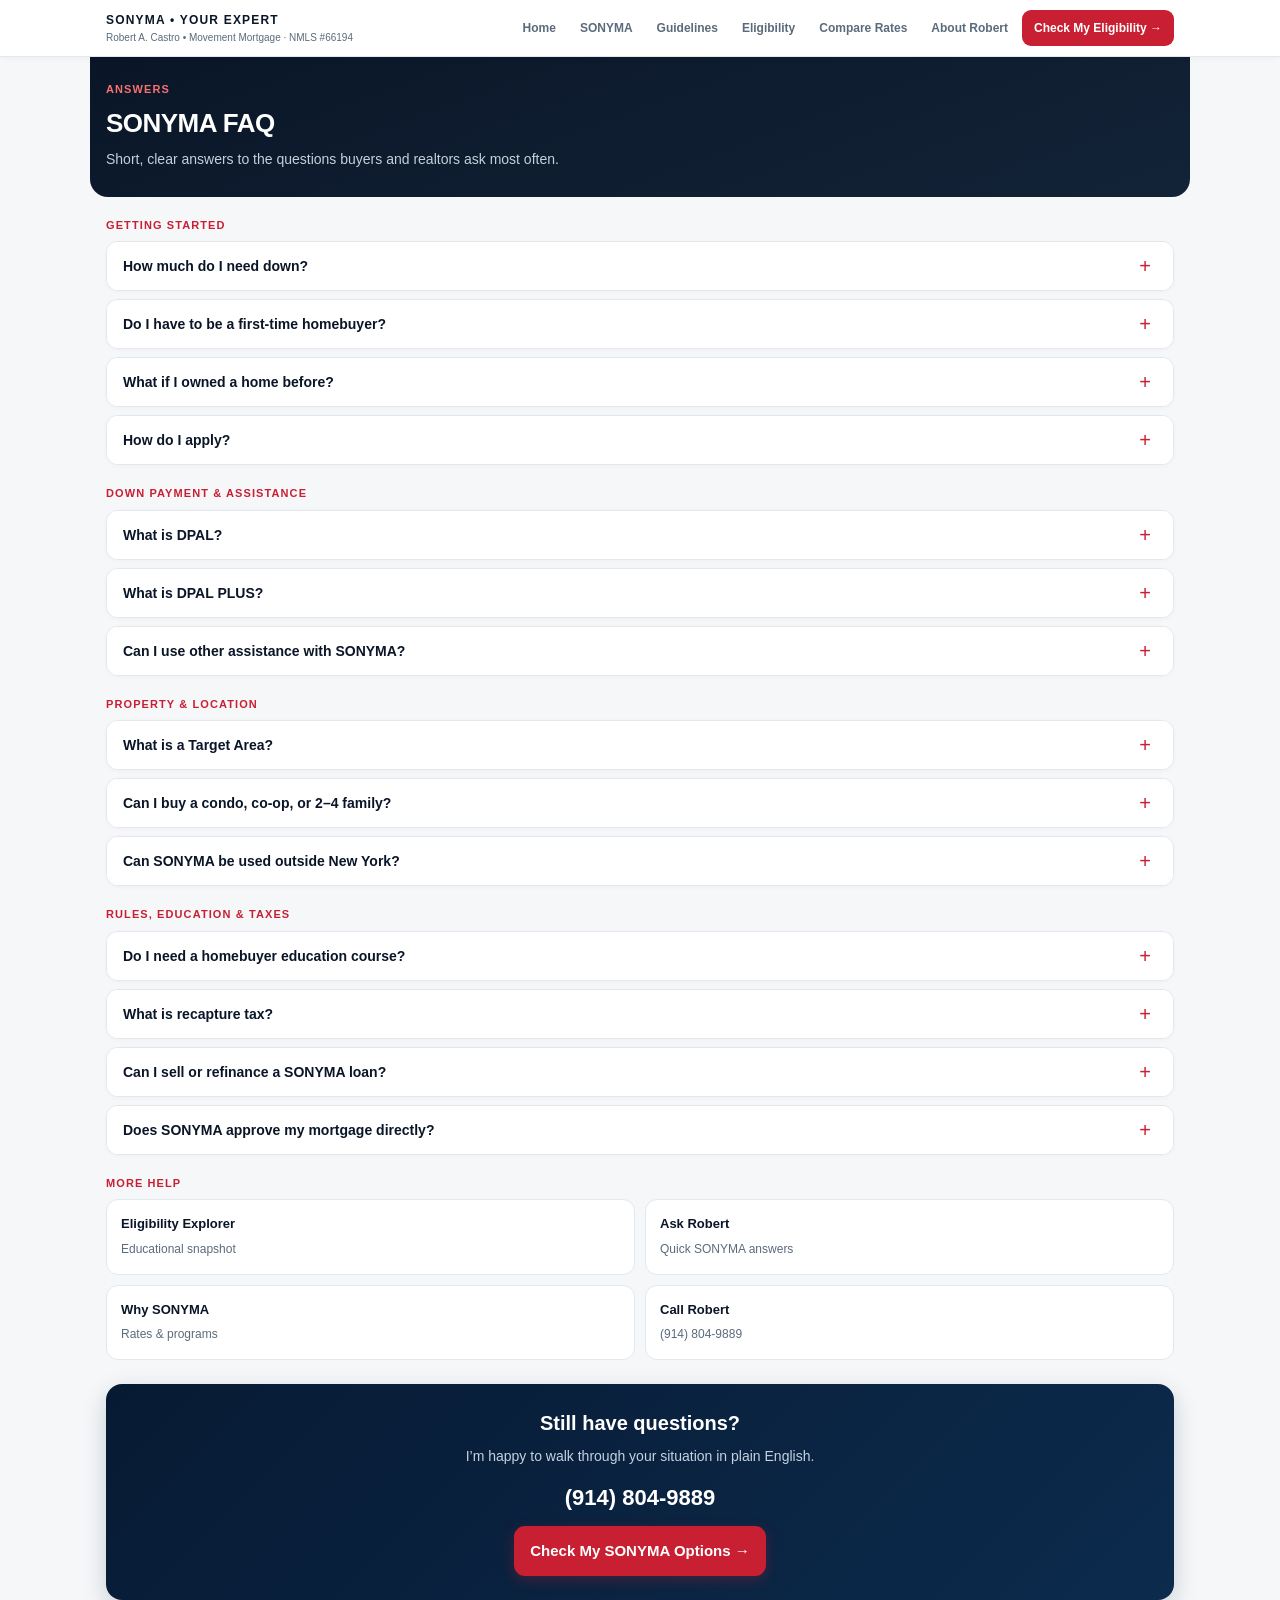
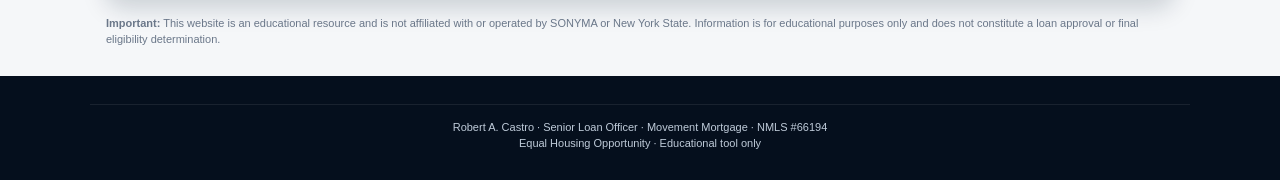
<file: faq.html>
<!doctype html>
<html lang="en">
<head>
<meta charset="utf-8">
<meta name="viewport" content="width=device-width,initial-scale=1,viewport-fit=cover">
<meta name="theme-color" content="#0a1628">
<title>SONYMA FAQ | Common Questions | Robert A. Castro</title>
<meta name="description" content="Plain-English SONYMA FAQ: first-time buyer rules, DPAL, Target Areas, condos, recapture tax, and how to apply.">
<link rel="stylesheet" href="/styles.css">
<style>
.page-top {
  background: linear-gradient(160deg, #0a1628, #132337);
  color: #fff; border-radius: 0 0 18px 18px;
  padding: 24px 16px 28px; margin: -16px -16px 18px;
}
.page-top .eyebrow { color: #f87171; font-size: 11px; font-weight: 800; letter-spacing: .1em; text-transform: uppercase; }
.page-top h1 { font-size: 26px; font-weight: 900; margin: 6px 0 6px; letter-spacing: -.02em; }
.page-top p { color: #c5d0dc; font-size: 14px; margin: 0; line-height: 1.45; }
.faq-cat {
  font-size: 11px; font-weight: 800; letter-spacing: .1em;
  text-transform: uppercase; color: #c91f32; margin: 20px 0 8px;
}
.qa-item { background: #fff; border: 1px solid #e3e8ee; border-radius: 12px; margin-bottom: 8px; overflow: hidden; }
.qa-q {
  width: 100%; background: #fff; border: 0; padding: 14px 16px;
  text-align: left; font-size: 14px; font-weight: 800;
  display: flex; justify-content: space-between; align-items: center;
  color: #0a1628; min-height: 48px; cursor: pointer; font-family: inherit; gap: 12px;
}
.qa-q span {
  color: #c91f32; font-size: 20px; font-weight: 400;
  width: 24px; text-align: center; flex-shrink: 0; line-height: 1;
}
.qa-item.open .qa-q span { transform: rotate(45deg); display: inline-block; }
.qa-a {
  display: none; padding: 0 16px 16px; color: #1a2332;
  font-size: 14px; line-height: 1.6; background: #f8f9fb;
  border-top: 1px solid #e3e8ee;
}
.qa-item.open .qa-a { display: block; padding-top: 14px; }
.faq-links {
  display: grid; grid-template-columns: 1fr 1fr; gap: 10px; margin-top: 8px;
}
.faq-links a {
  display: block; background: #fff; border: 1px solid #e3e8ee;
  border-radius: 12px; padding: 14px; color: inherit; text-decoration: none;
}
.faq-links a strong { display: block; font-size: 13px; color: #0a1628; margin-bottom: 2px; }
.faq-links a span { font-size: 12px; color: #5b6b7c; }
</style>
</head>
<body>
<header class="site-header">
  <div class="header-inner">
    <div class="brand-block">
      <div class="brand">SONYMA • YOUR EXPERT</div>
      <div class="subbrand">Robert A. Castro • Movement Mortgage · NMLS #66194</div>
    </div>
    <nav class="nav-desktop" aria-label="Main">
      <a href="/">Home</a>
      <a href="/what-is-sonyma.html">SONYMA</a>
      <a href="/guidelines.html">Guidelines</a>
      <a href="/eligible.html">Eligibility</a>
      <a href="https://www.mortgagenewsdaily.com/mortgage-rates" target="_blank" rel="noopener">Compare Rates</a>
      <a href="/meet-robert.html">About Robert</a>
      <a class="nav-cta" href="/eligible.html">Check My Eligibility →</a>
    </nav>
    <button type="button" class="menu-btn" id="menuBtn" aria-label="Open menu">Menu</button>
  </div>
  <nav class="nav-mobile" id="navMobile">
    <a href="/">Home</a>
    <a href="/what-is-sonyma.html">SONYMA</a>
    <a href="/guidelines.html">Guidelines</a>
    <a href="/eligible.html">Eligibility</a>
    <a href="https://www.mortgagenewsdaily.com/mortgage-rates" target="_blank" rel="noopener">Compare Rates</a>
    <a href="/ask-robert.html">Ask Robert</a>
    <a href="/meet-robert.html">About Robert</a>
    <a href="/faq.html">FAQ</a>
    <a href="https://easyapp.movement.com/apply/create_profile?userid=10105455" target="_blank" rel="noopener">Start Application</a>
  </nav>
</header>

<main class="wrap">
  <div class="page-top">
    <div class="eyebrow">Answers</div>
    <h1>SONYMA FAQ</h1>
    <p>Short, clear answers to the questions buyers and realtors ask most often.</p>
  </div>

  <div class="faq-cat">Getting started</div>
  <div class="qa-item">
    <button class="qa-q" type="button" onclick="toggleQA(this)">How much do I need down?<span>+</span></button>
    <div class="qa-a">Many SONYMA programs allow a down payment as low as 3% of the purchase price. Minimum borrower cash contribution is often 1% (3% for co-ops). You may also pair the loan with DPAL to help cover down payment and eligible closing costs, subject to guidelines.</div>
  </div>
  <div class="qa-item">
    <button class="qa-q" type="button" onclick="toggleQA(this)">Do I have to be a first-time homebuyer?<span>+</span></button>
    <div class="qa-a">Not always. Many SONYMA programs are designed for first-time buyers, but exceptions exist for purchases in designated Target Areas and certain other situations under program guidelines. Review your county, property, and household situation with a lender.</div>
  </div>
  <div class="qa-item">
    <button class="qa-q" type="button" onclick="toggleQA(this)">What if I owned a home before?<span>+</span></button>
    <div class="qa-a">If you have owned a home in the past three years, you generally do not meet the standard first-time buyer definition. Buying in a SONYMA Target Area can change that analysis. Always verify with current program rules and a lender.</div>
  </div>
  <div class="qa-item">
    <button class="qa-q" type="button" onclick="toggleQA(this)">How do I apply?<span>+</span></button>
    <div class="qa-a">Start by checking potential eligibility with the tool on this site, then contact Robert. If SONYMA looks like a fit, you’ll complete a full mortgage application with Movement Mortgage. Supporting documents (income, assets, credit, property) will be required.</div>
  </div>

  <div class="faq-cat">Down payment & assistance</div>
  <div class="qa-item">
    <button class="qa-q" type="button" onclick="toggleQA(this)">What is DPAL?<span>+</span></button>
    <div class="qa-a">DPAL is SONYMA’s Down Payment Assistance Loan. Standard DPAL is generally a 0% interest loan with no monthly payment that can help cover down payment and eligible closing costs. The amount is typically the greater of $3,000 or 3% of the purchase price, up to $15,000, subject to current program terms. Using DPAL usually increases the first-mortgage rate by a set amount (commonly 0.40%).</div>
  </div>
  <div class="qa-item">
    <button class="qa-q" type="button" onclick="toggleQA(this)">What is DPAL PLUS?<span>+</span></button>
    <div class="qa-a">DPAL PLUS is an enhanced, limited down-payment assistance option for certain lower-income buyers. Under current guidelines it can provide more assistance than standard DPAL for down payment, closing costs, and related costs. Funding is limited and eligibility rules are stricter. Confirm current availability with Robert.</div>
  </div>
  <div class="qa-item">
    <button class="qa-q" type="button" onclick="toggleQA(this)">Can I use other assistance with SONYMA?<span>+</span></button>
    <div class="qa-a">In some cases, yes. Compatibility depends on the specific programs, layering rules, and underwriting guidelines. Review carefully with your loan officer so the structure works for your purchase.</div>
  </div>

  <div class="faq-cat">Property & location</div>
  <div class="qa-item">
    <button class="qa-q" type="button" onclick="toggleQA(this)">What is a Target Area?<span>+</span></button>
    <div class="qa-a">A Target Area is a federally designated geographic area where SONYMA can offer more flexible first-time buyer rules and, in many cases, higher income and purchase-price limits. Look up any address with the official tool: <a href="https://se.nyhomes.org/SONYMAUtilities/Index" target="_blank" rel="noopener">SONYMA Target Area Locator</a>.</div>
  </div>
  <div class="qa-item">
    <button class="qa-q" type="button" onclick="toggleQA(this)">Can I buy a condo, co-op, or 2–4 family?<span>+</span></button>
    <div class="qa-a">Yes, in many cases. Single-family homes, condos, co-ops, and 2–4 family homes used as a primary residence can be eligible depending on the program, occupancy rules, and underwriting. Purchase-price limits and minimum cash contribution can vary by property type.</div>
  </div>
  <div class="qa-item">
    <button class="qa-q" type="button" onclick="toggleQA(this)">Can SONYMA be used outside New York?<span>+</span></button>
    <div class="qa-a">No. SONYMA is a New York State program for eligible properties in New York. It is not available for homes outside the state.</div>
  </div>

  <div class="faq-cat">Rules, education & taxes</div>
  <div class="qa-item">
    <button class="qa-q" type="button" onclick="toggleQA(this)">Do I need a homebuyer education course?<span>+</span></button>
    <div class="qa-a">It depends on the program and your situation. Many SONYMA borrowers are required to complete an approved homebuyer education course before closing. The course covers credit, budgeting, mortgage terms, and homeownership responsibilities. Ask your lender what applies to your file.</div>
  </div>
  <div class="qa-item">
    <button class="qa-q" type="button" onclick="toggleQA(this)">What is recapture tax?<span>+</span></button>
    <div class="qa-a">Federal recapture tax is a potential tax that can apply in limited situations when you sell a home financed with certain mortgage revenue bond programs (including many SONYMA loans) within nine years and meet specific income and gain conditions. It does not automatically apply just because you used SONYMA. See the <a href="/recapture.html">Recapture Tax page</a> for a plain-English breakdown.</div>
  </div>
  <div class="qa-item">
    <button class="qa-q" type="button" onclick="toggleQA(this)">Can I sell or refinance a SONYMA loan?<span>+</span></button>
    <div class="qa-a">Yes, you can sell the home. Whether any federal recapture tax applies depends on timing, gain, and income at sale. Refinancing is possible in many situations, but SONYMA has specific rules — talk with your lender about options for your loan.</div>
  </div>
  <div class="qa-item">
    <button class="qa-q" type="button" onclick="toggleQA(this)">Does SONYMA approve my mortgage directly?<span>+</span></button>
    <div class="qa-a">No. SONYMA works through participating lenders. You apply with a lender (such as Movement Mortgage). The lender underwrites to SONYMA program guidelines and the lender’s requirements. Final eligibility is determined through that process — not by this educational site.</div>
  </div>

  <div class="faq-cat">More help</div>
  <div class="faq-links">
    <a href="/eligible.html"><strong>Eligibility Explorer</strong><span>Educational snapshot</span></a>
    <a href="/ask-robert.html"><strong>Ask Robert</strong><span>Quick SONYMA answers</span></a>
    <a href="/why-sonyma.html"><strong>Why SONYMA</strong><span>Rates & programs</span></a>
    <a href="tel:19148049889"><strong>Call Robert</strong><span>(914) 804-9889</span></a>
  </div>

  <section class="cta-band" style="margin-top:24px">
    <h2>Still have questions?</h2>
    <p>I’m happy to walk through your situation in plain English.</p>
    <a class="phone-lg" href="tel:19148049889">(914) 804-9889</a>
    <a class="button" href="/eligible.html" style="max-width:320px;margin:0 auto">Check My SONYMA Options →</a>
  </section>

  <p class="notice">
    <b>Important:</b> This website is an educational resource and is not affiliated with or operated by SONYMA or New York State.
    Information is for educational purposes only and does not constitute a loan approval or final eligibility determination.
  </p>
</main>

<footer class="site-footer">
  <div class="footer-inner">
    <div class="footer-bottom">
      Robert A. Castro · Senior Loan Officer · Movement Mortgage · NMLS #66194<br>
      Equal Housing Opportunity · Educational tool only
    </div>
  </div>
</footer>
<script>
document.getElementById('menuBtn').addEventListener('click', function () {
  document.getElementById('navMobile').classList.toggle('open');
});
function toggleQA(btn) {
  const item = btn.closest('.qa-item');
  const wasOpen = item.classList.contains('open');
  document.querySelectorAll('.qa-item.open').forEach(el => el.classList.remove('open'));
  if (!wasOpen) item.classList.add('open');
}
</script>
</body>
</html>
</file>
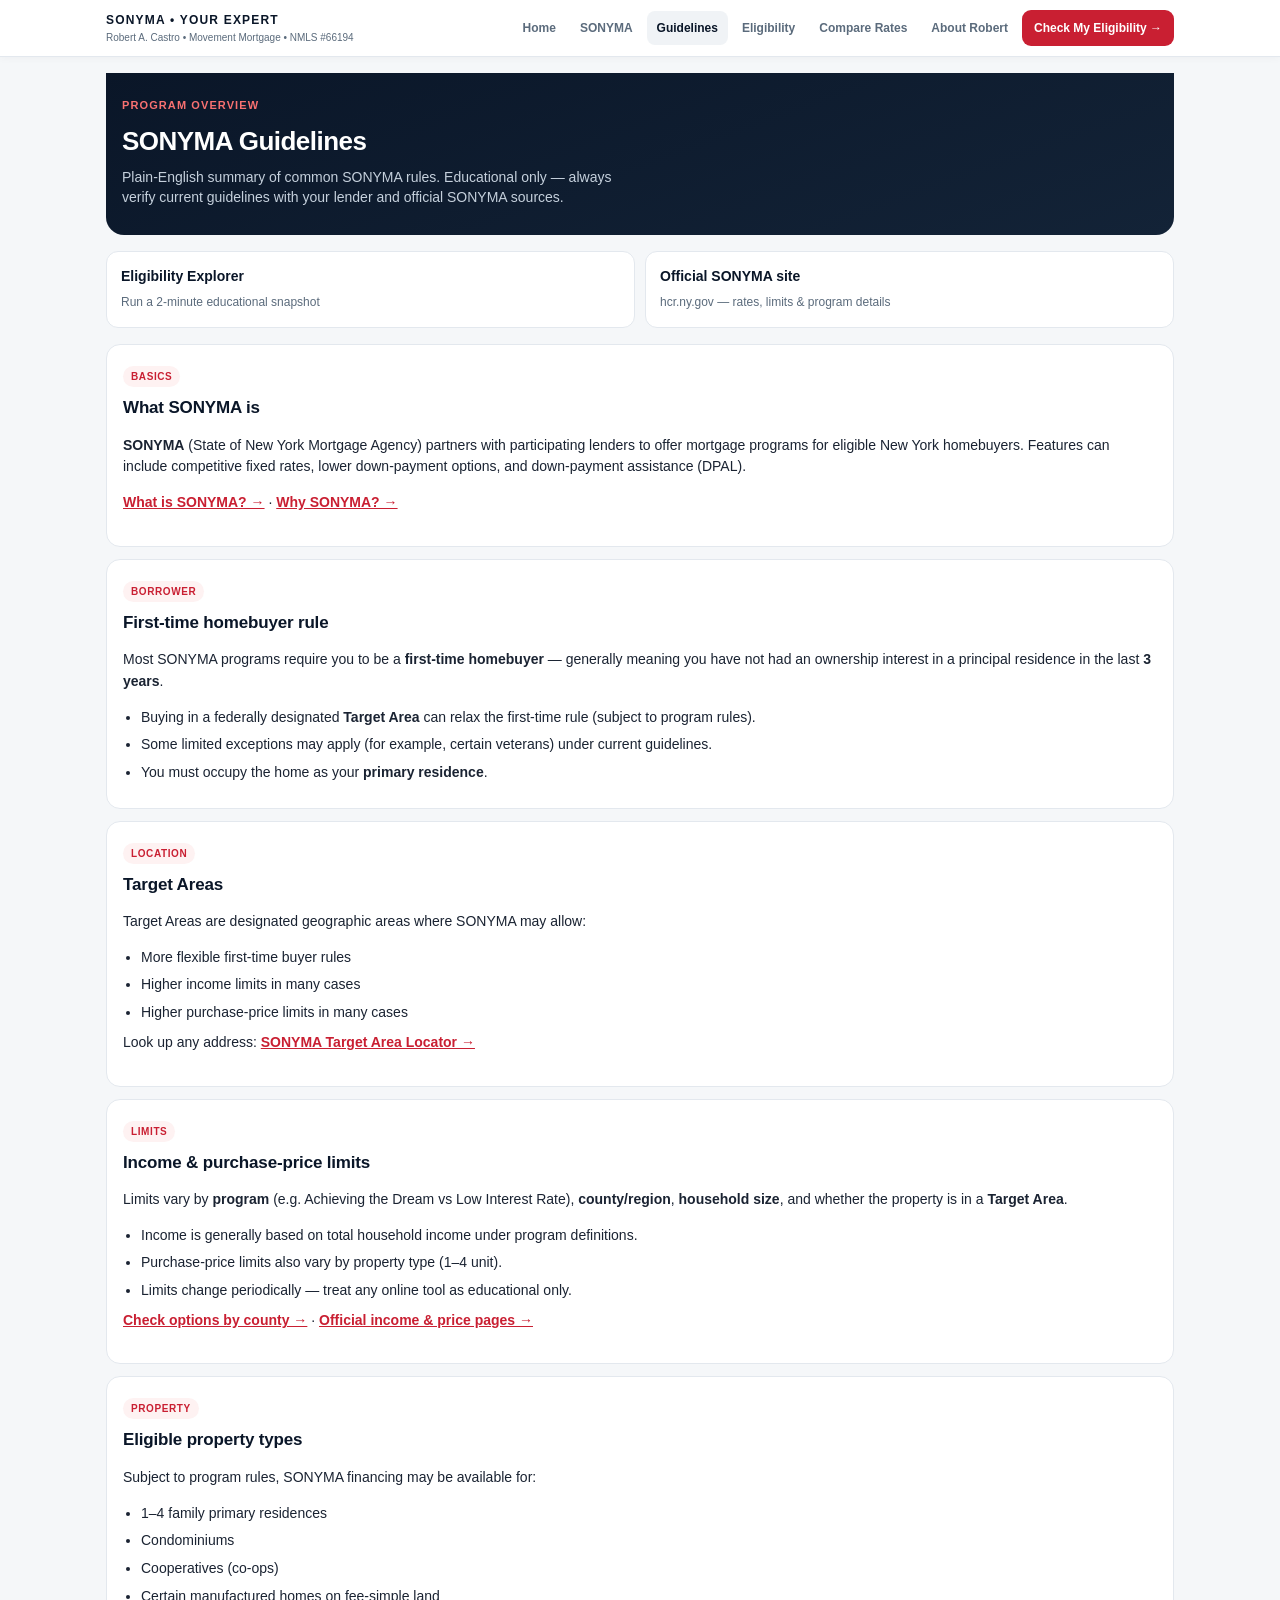
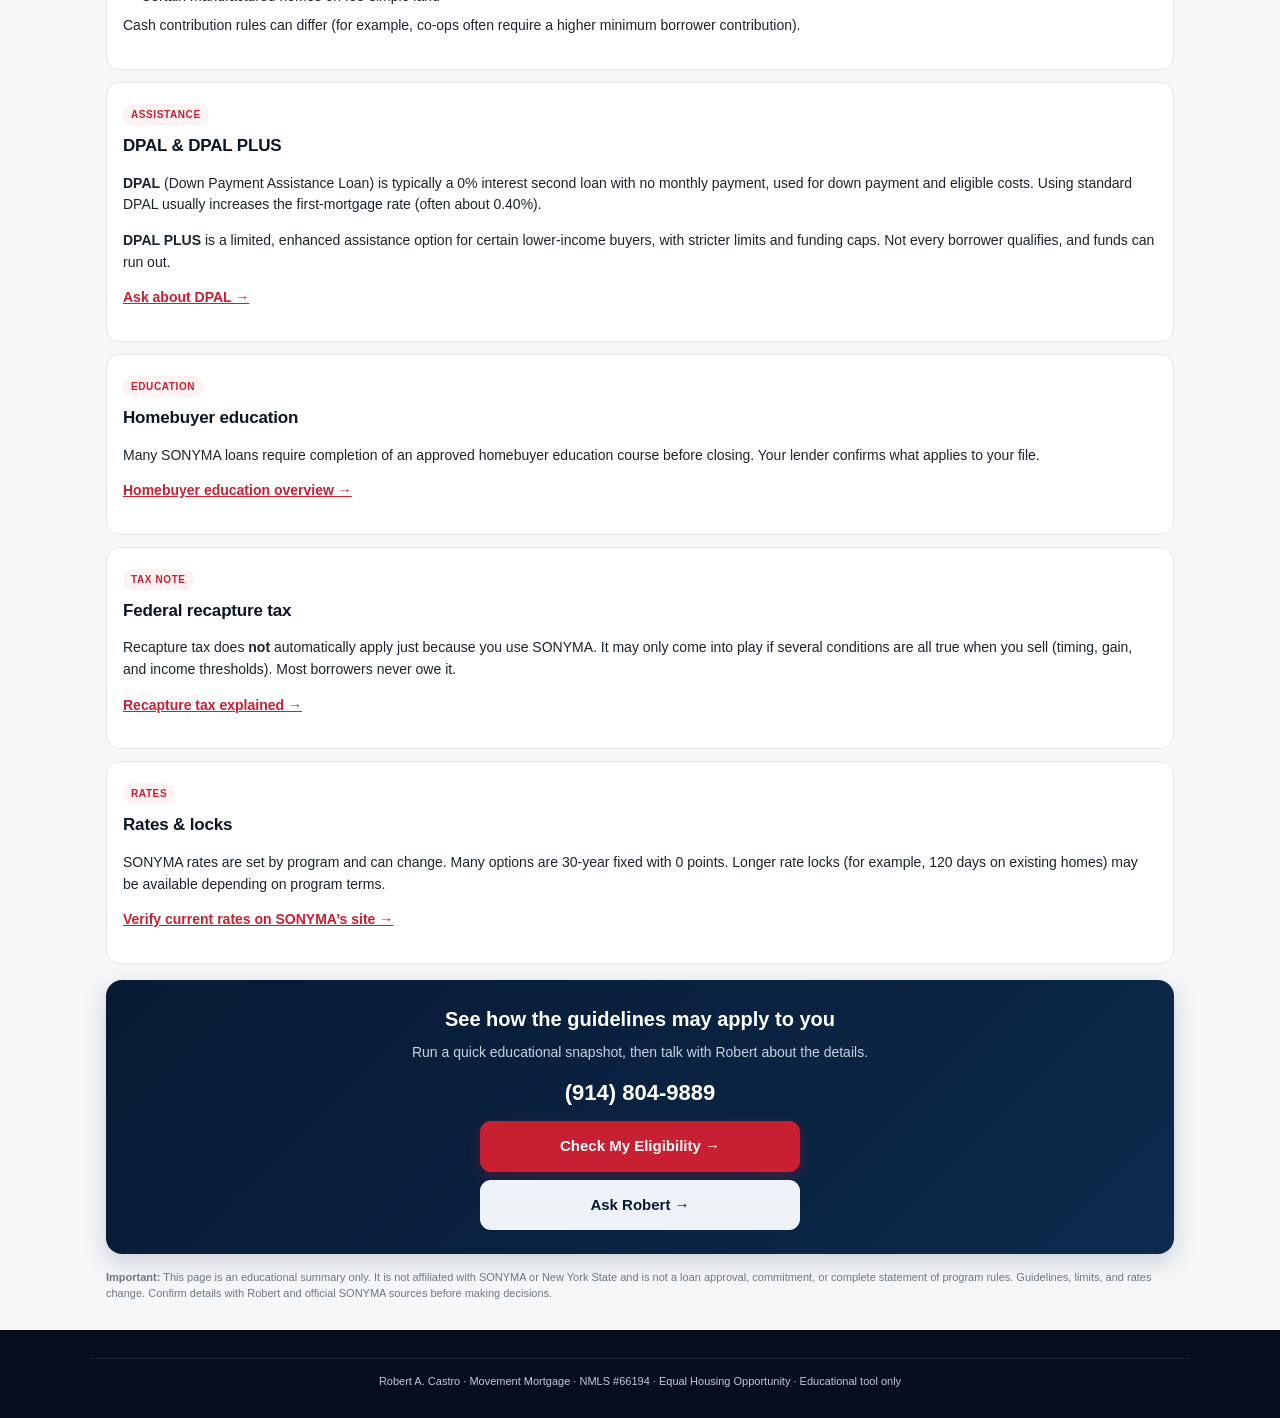
<file: guidelines.html>
<!doctype html>
<html lang="en">
<head>
<meta charset="utf-8">
<meta name="viewport" content="width=device-width,initial-scale=1,viewport-fit=cover">
<meta name="theme-color" content="#0a1628">
<title>SONYMA Guidelines | Plain-English Program Rules | Robert A. Castro</title>
<meta name="description" content="Plain-English overview of SONYMA guidelines: first-time buyer rules, income and purchase-price limits, Target Areas, DPAL, and property types.">
<link rel="stylesheet" href="/styles.css">
<style>
.page-top{background:linear-gradient(160deg,#0a1628,#132337);color:#fff;border-radius:0 0 18px 18px;padding:24px 16px 28px;margin:0 0 16px}
.page-top .eyebrow{color:#f87171;font-size:11px;font-weight:800;letter-spacing:.1em;text-transform:uppercase}
.page-top h1{font-size:26px;font-weight:900;margin:8px 0 6px;letter-spacing:-.02em}
.page-top p{color:#c5d0dc;font-size:14px;margin:0;line-height:1.45;max-width:520px}
.g-card{background:#fff;border:1px solid #e3e8ee;border-radius:14px;padding:18px 16px;margin-bottom:12px}
.g-card h2{font-size:17px;font-weight:900;color:#0a1628;margin:0 0 8px;letter-spacing:-.01em}
.g-card p,.g-card li{font-size:14px;line-height:1.55;color:#1a2332}
.g-card ul{margin:8px 0 0;padding-left:18px}
.g-card li{margin-bottom:6px}
.g-card a{font-weight:700}
.tag{display:inline-block;background:#fef2f2;color:#c91f32;font-size:10px;font-weight:800;letter-spacing:.06em;text-transform:uppercase;padding:3px 8px;border-radius:999px;margin-bottom:8px}
.quick{display:grid;gap:10px;margin-bottom:16px}
@media(min-width:640px){.quick{grid-template-columns:1fr 1fr}}
.quick a{display:block;background:#fff;border:1px solid #e3e8ee;border-radius:12px;padding:14px;color:inherit;text-decoration:none}
.quick a strong{display:block;font-size:14px;color:#0a1628;margin-bottom:2px}
.quick a span{font-size:12px;color:#5b6b7c;line-height:1.35}
</style>
</head>
<body>
<header class="site-header">
  <div class="header-inner">
    <div class="brand-block">
      <div class="brand">SONYMA • YOUR EXPERT</div>
      <div class="subbrand">Robert A. Castro • Movement Mortgage • NMLS #66194</div>
    </div>
    <nav class="nav-desktop" aria-label="Main">
      <a href="/">Home</a>
      <a href="/what-is-sonyma.html">SONYMA</a>
      <a href="/guidelines.html" class="active">Guidelines</a>
      <a href="/eligible.html">Eligibility</a>
      <a href="https://www.mortgagenewsdaily.com/mortgage-rates" target="_blank" rel="noopener">Compare Rates</a>
      <a href="/meet-robert.html">About Robert</a>
      <a class="nav-cta" href="/eligible.html">Check My Eligibility →</a>
    </nav>
    <button type="button" class="menu-btn" id="menuBtn" aria-label="Open menu">Menu</button>
  </div>
  <nav class="nav-mobile" id="navMobile">
    <a href="/">Home</a>
    <a href="/what-is-sonyma.html">SONYMA</a>
    <a href="/guidelines.html">Guidelines</a>
    <a href="/eligible.html">Eligibility</a>
    <a href="https://www.mortgagenewsdaily.com/mortgage-rates" target="_blank" rel="noopener">Compare Rates</a>
    <a href="/ask-robert.html">Ask Robert</a>
    <a href="/meet-robert.html">About Robert</a>
    <a href="/faq.html">FAQ</a>
    <a href="https://easyapp.movement.com/apply/create_profile?userid=10105455" target="_blank" rel="noopener">Start Application</a>
  </nav>
</header>

<main class="wrap">
  <div class="page-top">
    <div class="eyebrow">Program overview</div>
    <h1>SONYMA Guidelines</h1>
    <p>Plain-English summary of common SONYMA rules. Educational only — always verify current guidelines with your lender and official SONYMA sources.</p>
  </div>

  <div class="quick">
    <a href="/eligible.html"><strong>Eligibility Explorer</strong><span>Run a 2-minute educational snapshot</span></a>
    <a href="https://hcr.ny.gov/sonyma" target="_blank" rel="noopener"><strong>Official SONYMA site</strong><span>hcr.ny.gov — rates, limits & program details</span></a>
  </div>

  <div class="g-card">
    <span class="tag">Basics</span>
    <h2>What SONYMA is</h2>
    <p><b>SONYMA</b> (State of New York Mortgage Agency) partners with participating lenders to offer mortgage programs for eligible New York homebuyers. Features can include competitive fixed rates, lower down-payment options, and down-payment assistance (DPAL).</p>
    <p style="margin-top:8px"><a href="/what-is-sonyma.html">What is SONYMA? →</a> · <a href="/why-sonyma.html">Why SONYMA? →</a></p>
  </div>

  <div class="g-card">
    <span class="tag">Borrower</span>
    <h2>First-time homebuyer rule</h2>
    <p>Most SONYMA programs require you to be a <b>first-time homebuyer</b> — generally meaning you have not had an ownership interest in a principal residence in the last <b>3 years</b>.</p>
    <ul>
      <li>Buying in a federally designated <b>Target Area</b> can relax the first-time rule (subject to program rules).</li>
      <li>Some limited exceptions may apply (for example, certain veterans) under current guidelines.</li>
      <li>You must occupy the home as your <b>primary residence</b>.</li>
    </ul>
  </div>

  <div class="g-card">
    <span class="tag">Location</span>
    <h2>Target Areas</h2>
    <p>Target Areas are designated geographic areas where SONYMA may allow:</p>
    <ul>
      <li>More flexible first-time buyer rules</li>
      <li>Higher income limits in many cases</li>
      <li>Higher purchase-price limits in many cases</li>
    </ul>
    <p style="margin-top:8px">Look up any address: <a href="https://se.nyhomes.org/SONYMAUtilities/Index" target="_blank" rel="noopener">SONYMA Target Area Locator →</a></p>
  </div>

  <div class="g-card">
    <span class="tag">Limits</span>
    <h2>Income & purchase-price limits</h2>
    <p>Limits vary by <b>program</b> (e.g. Achieving the Dream vs Low Interest Rate), <b>county/region</b>, <b>household size</b>, and whether the property is in a <b>Target Area</b>.</p>
    <ul>
      <li>Income is generally based on total household income under program definitions.</li>
      <li>Purchase-price limits also vary by property type (1–4 unit).</li>
      <li>Limits change periodically — treat any online tool as educational only.</li>
    </ul>
    <p style="margin-top:8px"><a href="/eligible.html">Check options by county →</a> · <a href="https://hcr.ny.gov/preparation-eligibility" target="_blank" rel="noopener">Official income & price pages →</a></p>
  </div>

  <div class="g-card">
    <span class="tag">Property</span>
    <h2>Eligible property types</h2>
    <p>Subject to program rules, SONYMA financing may be available for:</p>
    <ul>
      <li>1–4 family primary residences</li>
      <li>Condominiums</li>
      <li>Cooperatives (co-ops)</li>
      <li>Certain manufactured homes on fee-simple land</li>
    </ul>
    <p style="margin-top:8px">Cash contribution rules can differ (for example, co-ops often require a higher minimum borrower contribution).</p>
  </div>

  <div class="g-card">
    <span class="tag">Assistance</span>
    <h2>DPAL & DPAL PLUS</h2>
    <p><b>DPAL</b> (Down Payment Assistance Loan) is typically a 0% interest second loan with no monthly payment, used for down payment and eligible costs. Using standard DPAL usually increases the first-mortgage rate (often about 0.40%).</p>
    <p style="margin-top:8px"><b>DPAL PLUS</b> is a limited, enhanced assistance option for certain lower-income buyers, with stricter limits and funding caps. Not every borrower qualifies, and funds can run out.</p>
    <p style="margin-top:8px"><a href="/ask-robert.html">Ask about DPAL →</a></p>
  </div>

  <div class="g-card">
    <span class="tag">Education</span>
    <h2>Homebuyer education</h2>
    <p>Many SONYMA loans require completion of an approved homebuyer education course before closing. Your lender confirms what applies to your file.</p>
    <p style="margin-top:8px"><a href="/education.html">Homebuyer education overview →</a></p>
  </div>

  <div class="g-card">
    <span class="tag">Tax note</span>
    <h2>Federal recapture tax</h2>
    <p>Recapture tax does <b>not</b> automatically apply just because you use SONYMA. It may only come into play if several conditions are all true when you sell (timing, gain, and income thresholds). Most borrowers never owe it.</p>
    <p style="margin-top:8px"><a href="/recapture.html">Recapture tax explained →</a></p>
  </div>

  <div class="g-card">
    <span class="tag">Rates</span>
    <h2>Rates & locks</h2>
    <p>SONYMA rates are set by program and can change. Many options are 30-year fixed with 0 points. Longer rate locks (for example, 120 days on existing homes) may be available depending on program terms.</p>
    <p style="margin-top:8px"><a href="https://hcr.ny.gov/current-rates" target="_blank" rel="noopener">Verify current rates on SONYMA’s site →</a></p>
  </div>

  <section class="cta-band">
    <h2>See how the guidelines may apply to you</h2>
    <p>Run a quick educational snapshot, then talk with Robert about the details.</p>
    <a class="phone-lg" href="tel:19148049889">(914) 804-9889</a>
    <div style="display:flex;flex-direction:column;gap:8px;max-width:320px;margin:0 auto">
      <a class="button" href="/eligible.html">Check My Eligibility →</a>
      <a class="button secondary" href="/ask-robert.html">Ask Robert →</a>
    </div>
  </section>

  <p class="notice" style="margin-top:16px">
    <b>Important:</b> This page is an educational summary only. It is not affiliated with SONYMA or New York State and is not a loan approval, commitment, or complete statement of program rules.
    Guidelines, limits, and rates change. Confirm details with Robert and official SONYMA sources before making decisions.
  </p>
</main>

<footer class="site-footer">
  <div class="footer-inner">
    <div class="footer-bottom">Robert A. Castro · Movement Mortgage · NMLS #66194 · Equal Housing Opportunity · Educational tool only</div>
  </div>
</footer>
<script>
document.getElementById('menuBtn').addEventListener('click', function () {
  document.getElementById('navMobile').classList.toggle('open');
});
</script>
</body>
</html>
</file>
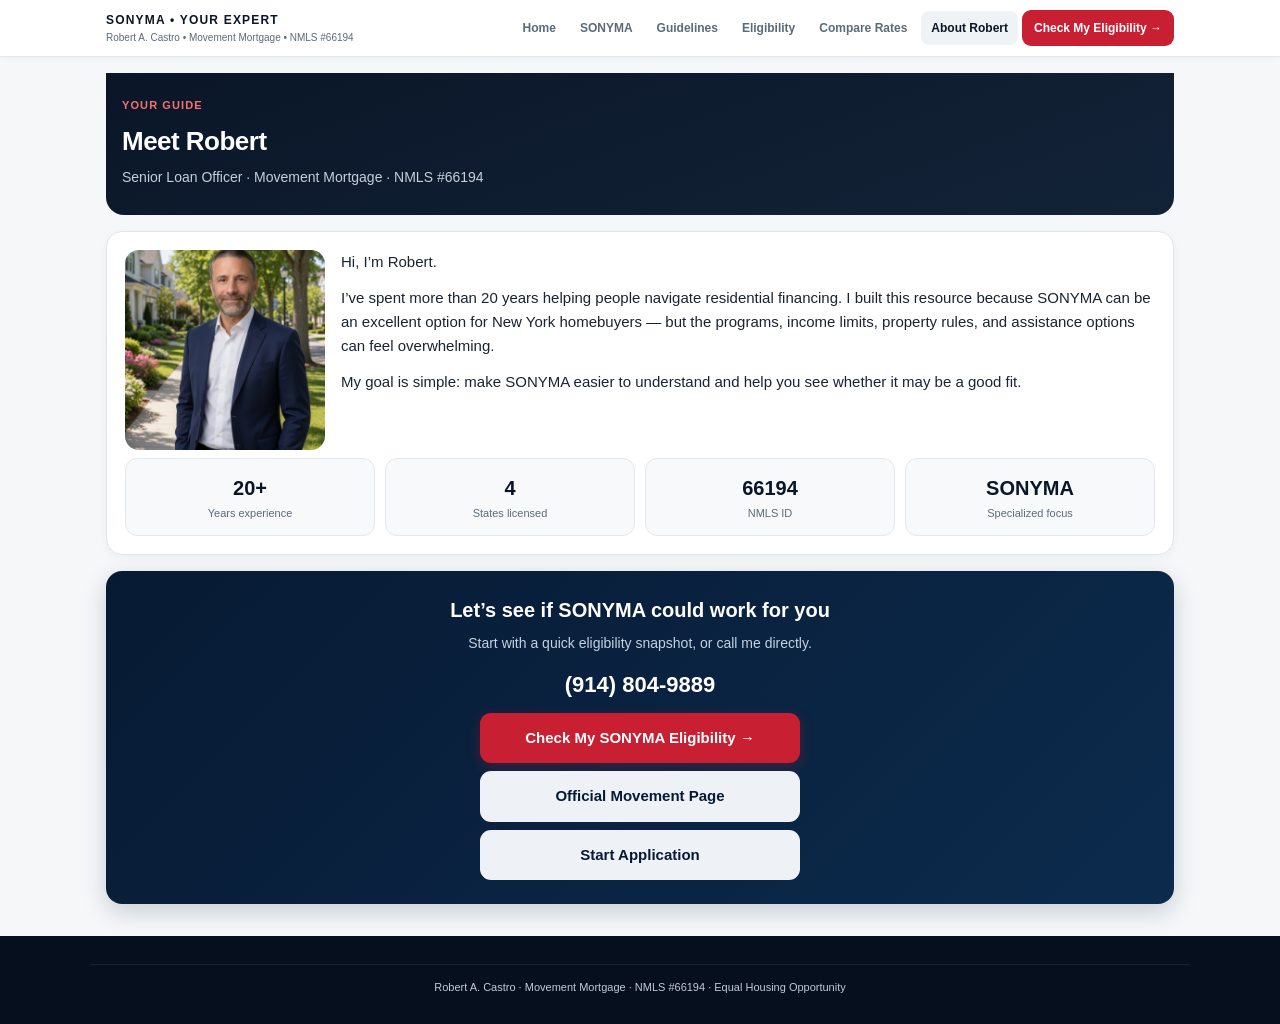
<file: meet-robert.html>
<!doctype html>
<html lang="en">
<head>
<meta charset="utf-8">
<meta name="viewport" content="width=device-width,initial-scale=1,viewport-fit=cover">
<meta name="theme-color" content="#0a1628">
<title>Meet Robert A. Castro | SONYMA Guidance · Movement Mortgage</title>
<meta name="description" content="Meet Robert A. Castro, Senior Loan Officer at Movement Mortgage — SONYMA guidance for New York homebuyers. NMLS #66194.">
<link rel="stylesheet" href="/styles.css">
<style>
.page-top{background:linear-gradient(160deg,#0a1628,#132337);color:#fff;border-radius:0 0 18px 18px;padding:24px 16px 28px;margin:0 0 16px}
.page-top .eyebrow{color:#f87171;font-size:11px;font-weight:800;letter-spacing:.1em;text-transform:uppercase}
.page-top h1{font-size:26px;font-weight:900;margin:8px 0 6px;letter-spacing:-.02em}
.page-top p{color:#c5d0dc;font-size:14px;margin:0;line-height:1.45}
.profile{display:grid;gap:16px}
@media(min-width:640px){.profile{grid-template-columns:200px 1fr;align-items:start}}
.profile img{width:100%;max-width:200px;border-radius:14px;object-fit:cover;aspect-ratio:1;margin:0 auto}
.profile p{font-size:15px;line-height:1.6;color:#1a2332;margin:0 0 12px}
.stat-row{display:grid;grid-template-columns:1fr 1fr;gap:10px;margin-top:8px}
@media(min-width:500px){.stat-row{grid-template-columns:repeat(4,1fr)}}
.stat-box{background:#f8f9fb;border:1px solid #e3e8ee;border-radius:12px;padding:14px;text-align:center}
.stat-box .v{font-size:20px;font-weight:900;color:#0a1628}
.stat-box .l{font-size:11px;color:#5b6b7c;margin-top:2px}
</style>
</head>
<body>
<header class="site-header">
  <div class="header-inner">
    <div class="brand-block">
      <div class="brand">SONYMA • YOUR EXPERT</div>
      <div class="subbrand">Robert A. Castro • Movement Mortgage • NMLS #66194</div>
    </div>
    <nav class="nav-desktop" aria-label="Main">
      <a href="/">Home</a>
      <a href="/what-is-sonyma.html">SONYMA</a>
      <a href="/guidelines.html">Guidelines</a>
      <a href="/eligible.html">Eligibility</a>
      <a href="https://www.mortgagenewsdaily.com/mortgage-rates" target="_blank" rel="noopener">Compare Rates</a>
      <a href="/meet-robert.html" class="active">About Robert</a>
      <a class="nav-cta" href="/eligible.html">Check My Eligibility →</a>
    </nav>
    <button type="button" class="menu-btn" id="menuBtn" aria-label="Open menu">Menu</button>
  </div>
  <nav class="nav-mobile" id="navMobile">
    <a href="/">Home</a>
    <a href="/what-is-sonyma.html">SONYMA</a>
    <a href="/guidelines.html">Guidelines</a>
    <a href="/eligible.html">Eligibility</a>
    <a href="https://www.mortgagenewsdaily.com/mortgage-rates" target="_blank" rel="noopener">Compare Rates</a>
    <a href="/ask-robert.html">Ask Robert</a>
    <a href="/meet-robert.html">About Robert</a>
    <a href="/faq.html">FAQ</a>
    <a href="/education.html">Homebuyer Education</a>
    <a href="/recapture.html">Recapture Tax</a>
    <a href="https://easyapp.movement.com/apply/create_profile?userid=10105455" target="_blank" rel="noopener">Start Application</a>
  </nav>
</header>

<main class="wrap">
  <div class="page-top">
    <div class="eyebrow">Your guide</div>
    <h1>Meet Robert</h1>
    <p>Senior Loan Officer · Movement Mortgage · NMLS #66194</p>
  </div>

  <section class="card">
    <div class="profile">
      <img src="/IMG_8223.jpeg" alt="Robert A. Castro" width="200" height="200">
      <div>
        <p>Hi, I’m Robert.</p>
        <p>I’ve spent more than 20 years helping people navigate residential financing. I built this resource because SONYMA can be an excellent option for New York homebuyers — but the programs, income limits, property rules, and assistance options can feel overwhelming.</p>
        <p>My goal is simple: make SONYMA easier to understand and help you see whether it may be a good fit.</p>
      </div>
    </div>
    <div class="stat-row">
      <div class="stat-box"><div class="v">20+</div><div class="l">Years experience</div></div>
      <div class="stat-box"><div class="v">4</div><div class="l">States licensed</div></div>
      <div class="stat-box"><div class="v">66194</div><div class="l">NMLS ID</div></div>
      <div class="stat-box"><div class="v">SONYMA</div><div class="l">Specialized focus</div></div>
    </div>
  </section>

  <section class="cta-band">
    <h2>Let’s see if SONYMA could work for you</h2>
    <p>Start with a quick eligibility snapshot, or call me directly.</p>
    <a class="phone-lg" href="tel:19148049889">(914) 804-9889</a>
    <div style="display:flex;flex-direction:column;gap:8px;max-width:320px;margin:0 auto">
      <a class="button" href="/eligible.html">Check My SONYMA Eligibility →</a>
      <a class="button secondary" href="https://movement.com/lo/robert-castro/" target="_blank" rel="noopener">Official Movement Page</a>
      <a class="button secondary" href="https://easyapp.movement.com/apply/create_profile?userid=10105455" target="_blank" rel="noopener">Start Application</a>
    </div>
  </section>
</main>

<footer class="site-footer">
  <div class="footer-inner">
    <div class="footer-bottom">Robert A. Castro · Movement Mortgage · NMLS #66194 · Equal Housing Opportunity</div>
  </div>
</footer>
<script>
document.getElementById('menuBtn').addEventListener('click',function(){
  document.getElementById('navMobile').classList.toggle('open');
});
</script>
</body>
</html>
</file>
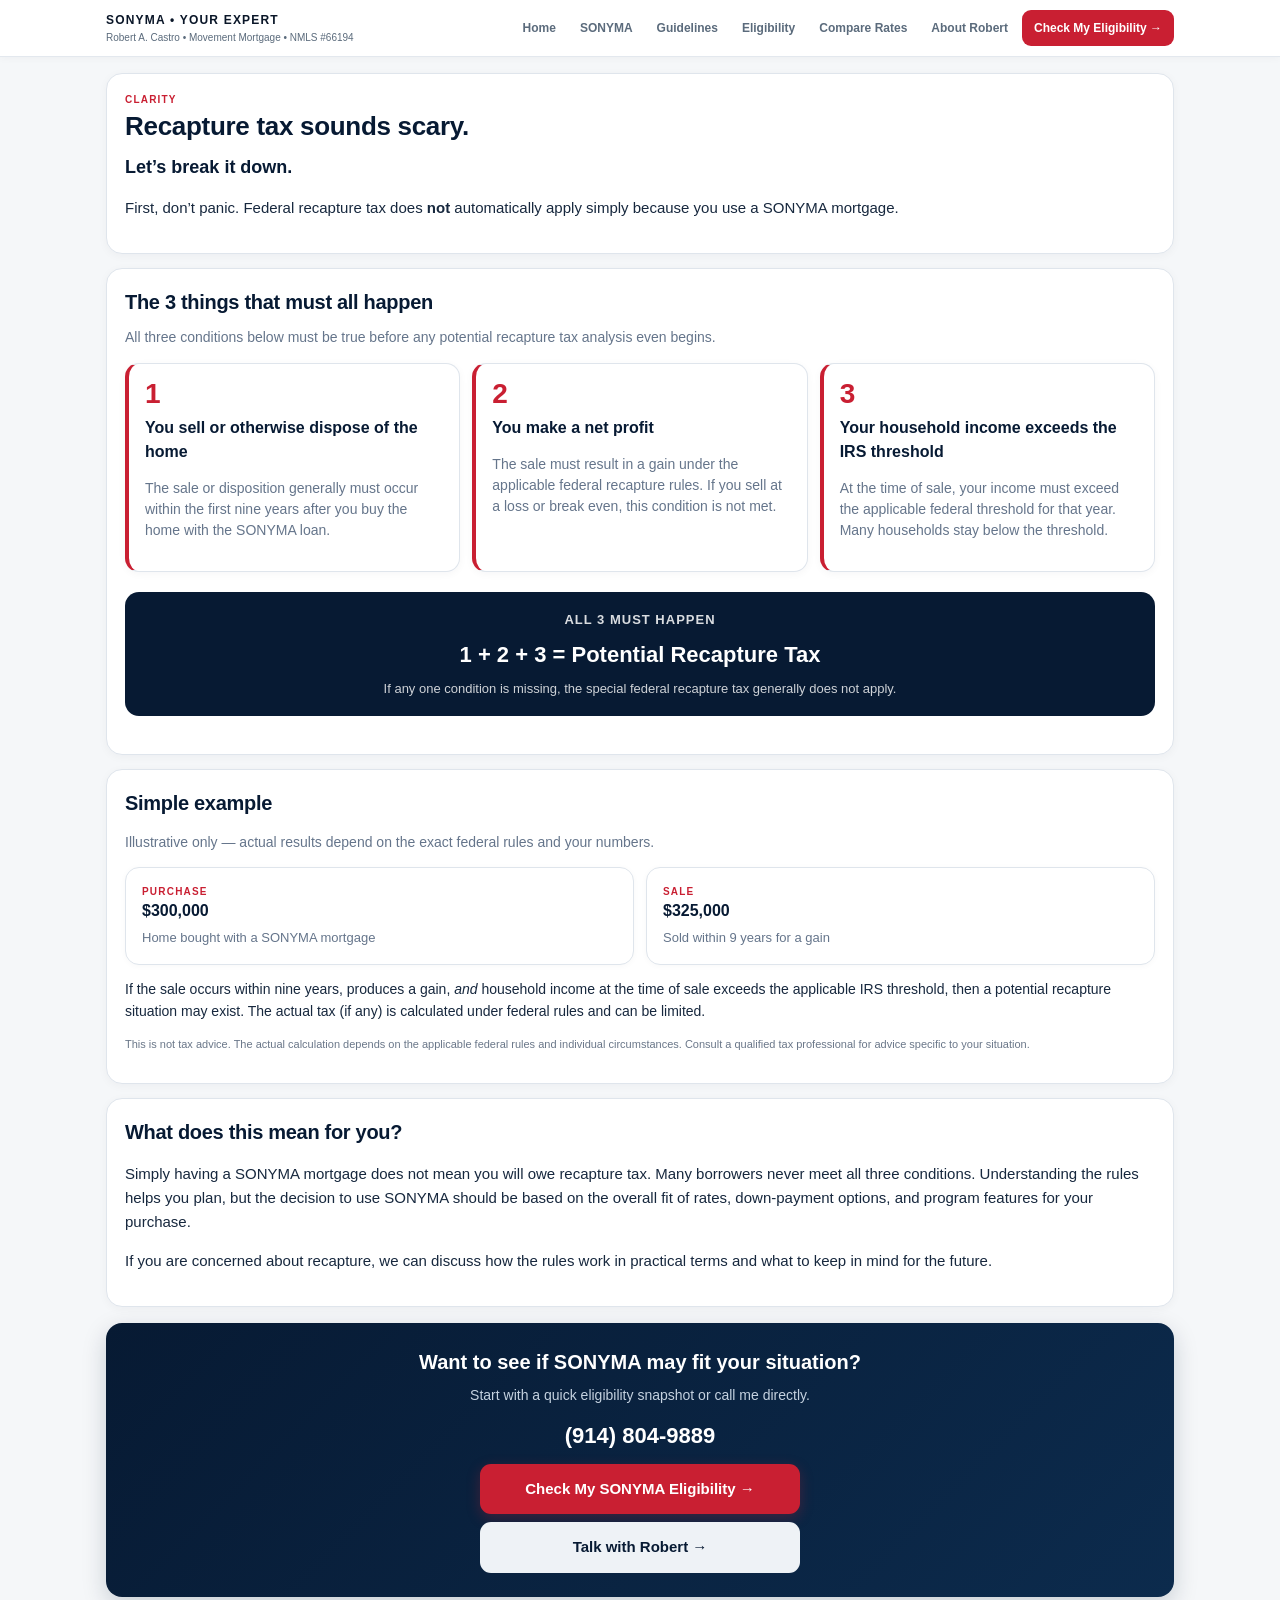
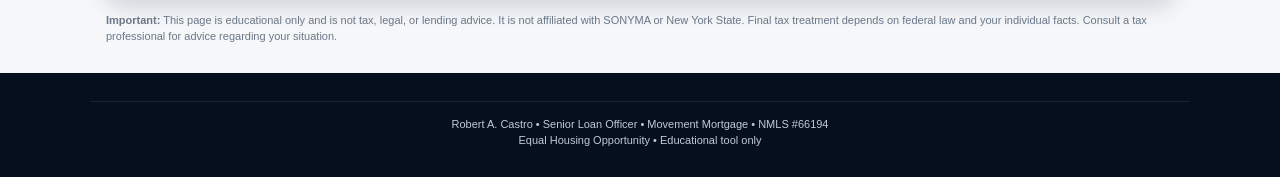
<file: recapture.html>
<!doctype html>
<html lang="en">
<head>
<meta charset="utf-8">
<meta name="viewport" content="width=device-width,initial-scale=1,viewport-fit=cover">
<meta name="theme-color" content="#071a33">
<title>SONYMA Recapture Tax Explained | Robert A. Castro</title>
<meta name="description" content="Plain-English explanation of federal recapture tax for SONYMA mortgages. Learn the three conditions that must all be true before any tax may apply.">
<link rel="stylesheet" href="/styles.css">
</head>
<body>
<header class="site-header">
  <div class="header-inner">
    <div class="brand-block">
      <div class="brand">SONYMA • YOUR EXPERT</div>
      <div class="subbrand">Robert A. Castro • Movement Mortgage • NMLS #66194</div>
    </div>
    <nav class="nav-desktop" aria-label="Main">
      <a href="/">Home</a>
      <a href="/what-is-sonyma.html">SONYMA</a>
      <a href="/guidelines.html">Guidelines</a>
      <a href="/eligible.html">Eligibility</a>
      <a href="https://www.mortgagenewsdaily.com/mortgage-rates" target="_blank" rel="noopener">Compare Rates</a>
      <a href="/meet-robert.html">About Robert</a>
      <a class="nav-cta" href="/eligible.html">Check My Eligibility →</a>
    </nav>
    <button type="button" class="menu-btn" id="menuBtn" aria-label="Open menu">Menu</button>
  </div>
  <nav class="nav-mobile" id="navMobile">
    <a href="/">Home</a>
    <a href="/what-is-sonyma.html">SONYMA</a>
    <a href="/guidelines.html">Guidelines</a>
    <a href="/eligible.html">Eligibility</a>
    <a href="https://www.mortgagenewsdaily.com/mortgage-rates" target="_blank" rel="noopener">Compare Rates</a>
    <a href="/ask-robert.html">Ask Robert</a>
    <a href="/meet-robert.html">About Robert</a>
    <a href="/faq.html">FAQ</a>
    <a href="https://easyapp.movement.com/apply/create_profile?userid=10105455" target="_blank" rel="noopener">Start Application</a>
  </nav>
</header>

<main class="wrap">
  <section class="card">
    <div class="eyebrow">Clarity</div>
    <h1 class="section-title" style="font-size:26px">Recapture tax sounds scary.</h1>
    <p class="section-sub" style="font-size:18px;color:var(--navy);font-weight:700">Let’s break it down.</p>
    <p style="font-size:15px;line-height:1.6">First, don’t panic. Federal recapture tax does <strong>not</strong> automatically apply simply because you use a SONYMA mortgage.</p>
  </section>

  <section class="card">
    <h2 class="section-title">The 3 things that must all happen</h2>
    <p class="section-sub">All three conditions below must be true before any potential recapture tax analysis even begins.</p>

    <div class="cond-cards">
      <div class="cond-card">
        <div class="n">1</div>
        <h3 style="margin:8px 0 6px">You sell or otherwise dispose of the home</h3>
        <p class="muted">The sale or disposition generally must occur within the first nine years after you buy the home with the SONYMA loan.</p>
      </div>
      <div class="cond-card">
        <div class="n">2</div>
        <h3 style="margin:8px 0 6px">You make a net profit</h3>
        <p class="muted">The sale must result in a gain under the applicable federal recapture rules. If you sell at a loss or break even, this condition is not met.</p>
      </div>
      <div class="cond-card">
        <div class="n">3</div>
        <h3 style="margin:8px 0 6px">Your household income exceeds the IRS threshold</h3>
        <p class="muted">At the time of sale, your income must exceed the applicable federal threshold for that year. Many households stay below the threshold.</p>
      </div>
    </div>

    <div style="background:var(--navy);color:#fff;border-radius:14px;padding:18px;text-align:center;margin:20px 0">
      <div style="font-size:13px;letter-spacing:1px;font-weight:800;opacity:.85">ALL 3 MUST HAPPEN</div>
      <div style="font-size:22px;font-weight:900;margin:8px 0">1 + 2 + 3 = Potential Recapture Tax</div>
      <div style="font-size:13px;opacity:.8">If any one condition is missing, the special federal recapture tax generally does not apply.</div>
    </div>
  </section>

  <section class="card">
    <h2 class="section-title">Simple example</h2>
    <p class="muted">Illustrative only — actual results depend on the exact federal rules and your numbers.</p>
    <div class="grid-2" style="margin-top:12px">
      <div class="story-card">
        <div class="eyebrow">Purchase</div>
        <h3>$300,000</h3>
        <p>Home bought with a SONYMA mortgage</p>
      </div>
      <div class="story-card">
        <div class="eyebrow">Sale</div>
        <h3>$325,000</h3>
        <p>Sold within 9 years for a gain</p>
      </div>
    </div>
    <p style="margin-top:14px;font-size:14px;line-height:1.55">If the sale occurs within nine years, produces a gain, <em>and</em> household income at the time of sale exceeds the applicable IRS threshold, then a potential recapture situation may exist. The actual tax (if any) is calculated under federal rules and can be limited.</p>
    <p class="notice" style="margin-top:12px">This is not tax advice. The actual calculation depends on the applicable federal rules and individual circumstances. Consult a qualified tax professional for advice specific to your situation.</p>
  </section>

  <section class="card">
    <h2 class="section-title">What does this mean for you?</h2>
    <p style="font-size:15px;line-height:1.6">Simply having a SONYMA mortgage does not mean you will owe recapture tax. Many borrowers never meet all three conditions. Understanding the rules helps you plan, but the decision to use SONYMA should be based on the overall fit of rates, down-payment options, and program features for your purchase.</p>
    <p style="font-size:15px;line-height:1.6;margin-top:12px">If you are concerned about recapture, we can discuss how the rules work in practical terms and what to keep in mind for the future.</p>
  </section>

  <section class="cta-band">
    <h2>Want to see if SONYMA may fit your situation?</h2>
    <p>Start with a quick eligibility snapshot or call me directly.</p>
    <a class="phone-lg" href="tel:19148049889">(914) 804-9889</a>
    <div style="display:flex;flex-direction:column;gap:8px;max-width:320px;margin:0 auto">
      <a class="button" href="/eligible.html">Check My SONYMA Eligibility →</a>
      <a class="button secondary" href="tel:19148049889">Talk with Robert →</a>
    </div>
  </section>

  <p class="notice"><b>Important:</b> This page is educational only and is not tax, legal, or lending advice. It is not affiliated with SONYMA or New York State. Final tax treatment depends on federal law and your individual facts. Consult a tax professional for advice regarding your situation.</p>
</main>

<footer class="site-footer">
  <div class="footer-inner">
    <div class="footer-bottom">
      Robert A. Castro • Senior Loan Officer • Movement Mortgage • NMLS #66194<br>
      Equal Housing Opportunity • Educational tool only
    </div>
  </div>
</footer>
<script>
document.getElementById('menuBtn').addEventListener('click',function(){
  document.getElementById('navMobile').classList.toggle('open');
});
</script>
</body>
</html>
</file>
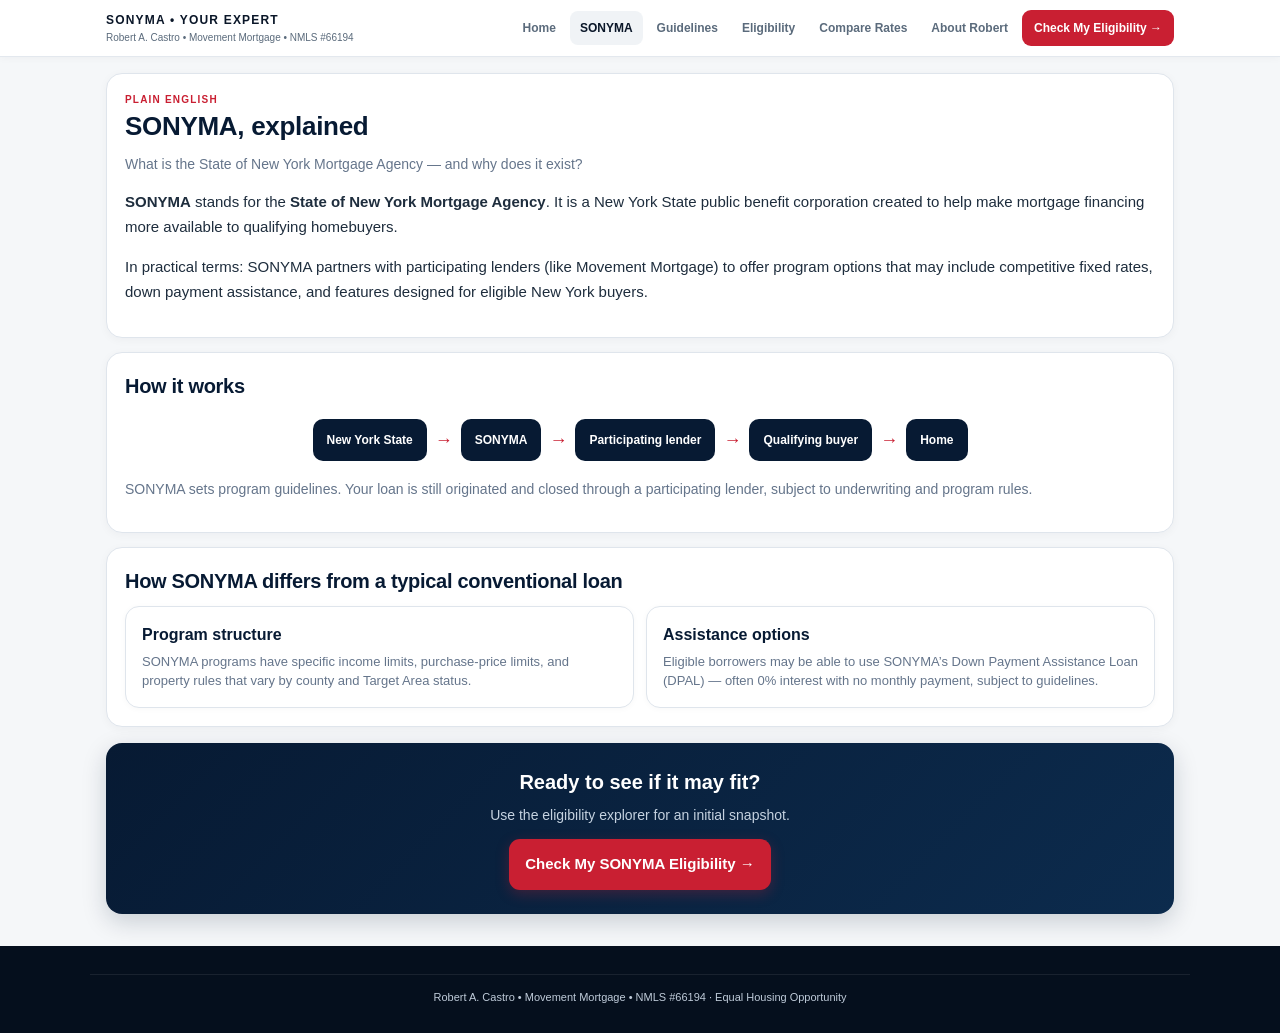
<file: what-is-sonyma.html>
<!doctype html>
<html lang="en">
<head>
<meta charset="utf-8">
<meta name="viewport" content="width=device-width,initial-scale=1,viewport-fit=cover">
<meta name="theme-color" content="#0a1628">
<title>What Is SONYMA? | New York Homebuyer Guide</title>
<meta name="description" content="SONYMA explained in plain English — what the State of New York Mortgage Agency is and how it helps qualifying homebuyers.">
<link rel="stylesheet" href="/styles.css">
</head>
<body>
<header class="site-header">
  <div class="header-inner">
    <div class="brand-block">
      <div class="brand">SONYMA • YOUR EXPERT</div>
      <div class="subbrand">Robert A. Castro • Movement Mortgage • NMLS #66194</div>
    </div>
    <nav class="nav-desktop" aria-label="Main">
      <a href="/">Home</a>
      <a href="/what-is-sonyma.html" class="active">SONYMA</a>
      <a href="/guidelines.html">Guidelines</a>
      <a href="/eligible.html">Eligibility</a>
      <a href="https://www.mortgagenewsdaily.com/mortgage-rates" target="_blank" rel="noopener">Compare Rates</a>
      <a href="/meet-robert.html">About Robert</a>
      <a class="nav-cta" href="/eligible.html">Check My Eligibility →</a>
    </nav>
    <button type="button" class="menu-btn" id="menuBtn" aria-label="Open menu">Menu</button>
  </div>
  <nav class="nav-mobile" id="navMobile">
    <a href="/">Home</a>
    <a href="/what-is-sonyma.html">SONYMA</a>
    <a href="/guidelines.html">Guidelines</a>
    <a href="/eligible.html">Eligibility</a>
    <a href="https://www.mortgagenewsdaily.com/mortgage-rates" target="_blank" rel="noopener">Compare Rates</a>
    <a href="/ask-robert.html">Ask Robert</a>
    <a href="/meet-robert.html">About Robert</a>
    <a href="/faq.html">FAQ</a>
    <a href="/education.html">Homebuyer Education</a>
    <a href="/recapture.html">Recapture Tax</a>
    <a href="https://easyapp.movement.com/apply/create_profile?userid=10105455" target="_blank" rel="noopener">Start Application</a>
  </nav>
</header>

<main class="wrap">
  <section class="card">
    <div class="eyebrow">Plain English</div>
    <h1 class="section-title" style="font-size:26px">SONYMA, explained</h1>
    <p class="section-sub">What is the State of New York Mortgage Agency — and why does it exist?</p>
    <p style="font-size:15px;line-height:1.65;color:#1e2d3d"><b>SONYMA</b> stands for the <b>State of New York Mortgage Agency</b>. It is a New York State public benefit corporation created to help make mortgage financing more available to qualifying homebuyers.</p>
    <p style="font-size:15px;line-height:1.65;color:#1e2d3d">In practical terms: SONYMA partners with participating lenders (like Movement Mortgage) to offer program options that may include competitive fixed rates, down payment assistance, and features designed for eligible New York buyers.</p>
  </section>

  <section class="card">
    <h2>How it works</h2>
    <div class="flow">
      <div class="flow-box">New York State</div>
      <div class="flow-arrow">→</div>
      <div class="flow-box">SONYMA</div>
      <div class="flow-arrow">→</div>
      <div class="flow-box">Participating lender</div>
      <div class="flow-arrow">→</div>
      <div class="flow-box">Qualifying buyer</div>
      <div class="flow-arrow">→</div>
      <div class="flow-box">Home</div>
    </div>
    <p class="muted">SONYMA sets program guidelines. Your loan is still originated and closed through a participating lender, subject to underwriting and program rules.</p>
  </section>

  <section class="card">
    <h2>How SONYMA differs from a typical conventional loan</h2>
    <div class="grid-2">
      <div class="story-card">
        <h3>Program structure</h3>
        <p>SONYMA programs have specific income limits, purchase-price limits, and property rules that vary by county and Target Area status.</p>
      </div>
      <div class="story-card">
        <h3>Assistance options</h3>
        <p>Eligible borrowers may be able to use SONYMA’s Down Payment Assistance Loan (DPAL) — often 0% interest with no monthly payment, subject to guidelines.</p>
      </div>
    </div>
  </section>

  <section class="cta-band">
    <h2>Ready to see if it may fit?</h2>
    <p>Use the eligibility explorer for an initial snapshot.</p>
    <a class="button" href="/eligible.html" style="max-width:320px;margin:0 auto">Check My SONYMA Eligibility →</a>
  </section>
</main>

<footer class="site-footer">
  <div class="footer-inner">
    <div class="footer-bottom">Robert A. Castro • Movement Mortgage • NMLS #66194 · Equal Housing Opportunity</div>
  </div>
</footer>
<script>
document.getElementById('menuBtn').addEventListener('click',function(){
  document.getElementById('navMobile').classList.toggle('open');
});
</script>
</body>
</html>
</file>
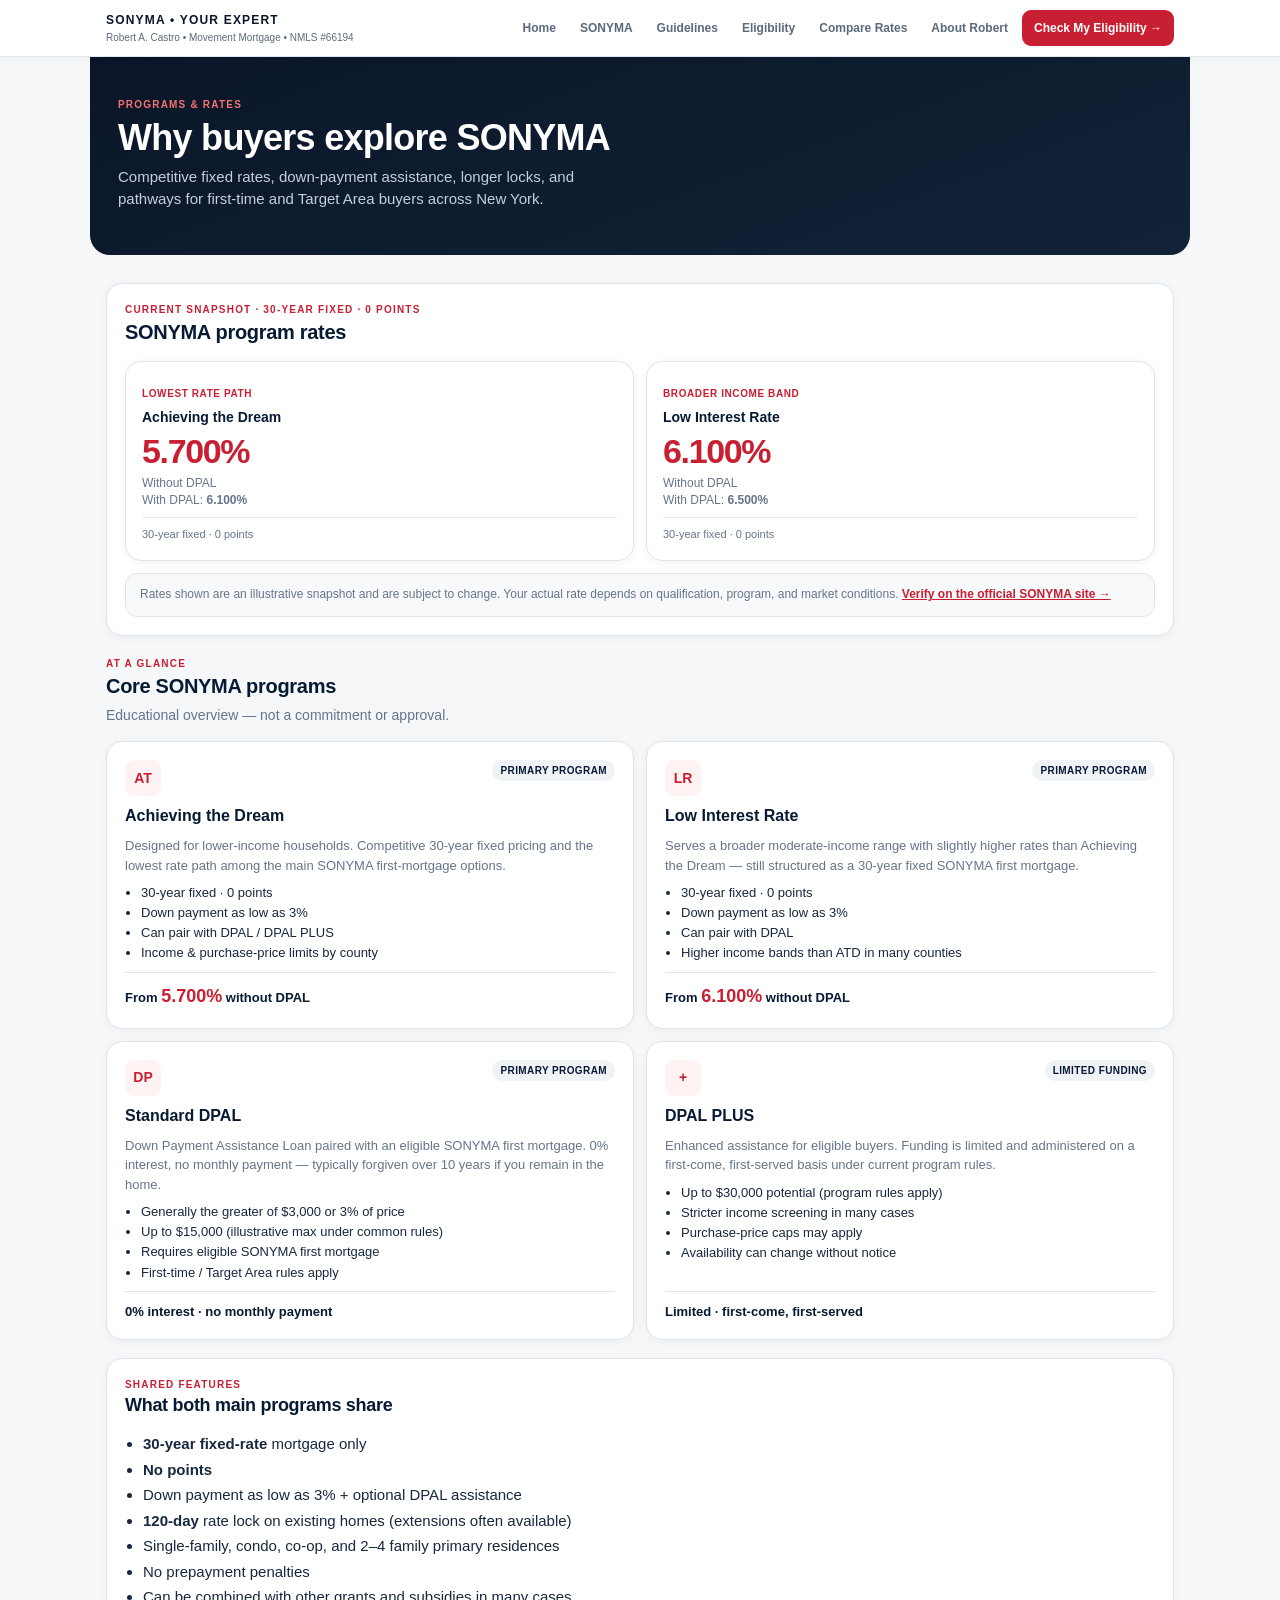
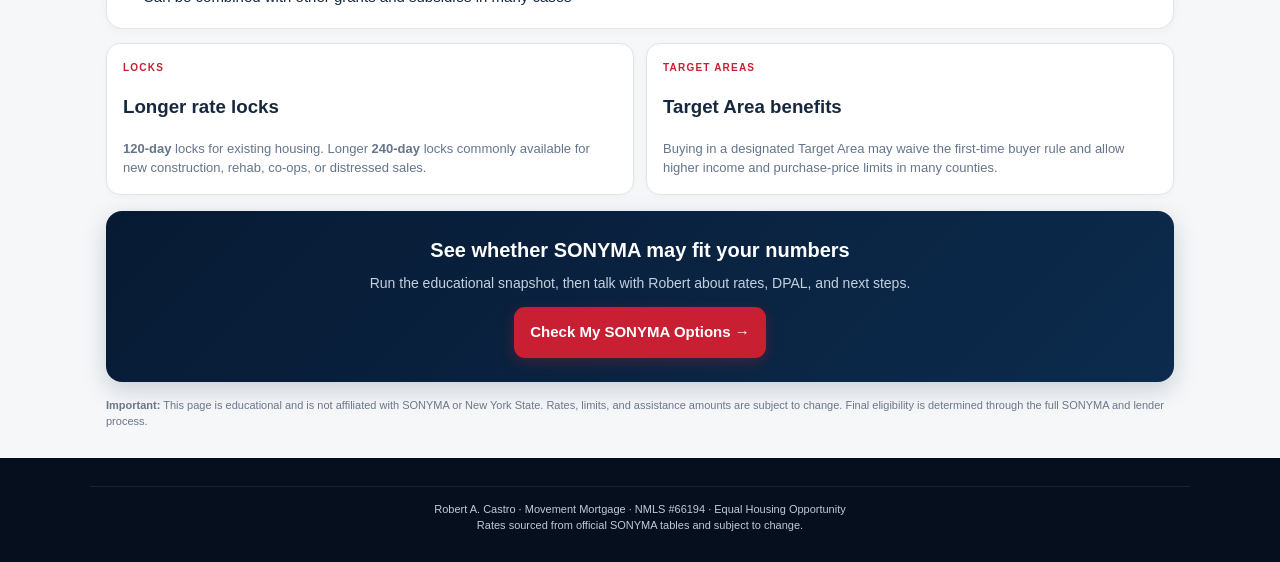
<file: why-sonyma.html>
<!doctype html>
<html lang="en">
<head>
<meta charset="utf-8">
<meta name="viewport" content="width=device-width,initial-scale=1,viewport-fit=cover">
<meta name="theme-color" content="#0a1628">
<title>Why SONYMA? | Rates, DPAL & Program Benefits | Robert A. Castro</title>
<meta name="description" content="Why New York buyers explore SONYMA — rates for Achieving the Dream and Low Interest Rate, DPAL, DPAL PLUS, and longer locks.">
<link rel="stylesheet" href="/styles.css">
<style>
.page-hero {
  background: linear-gradient(160deg, #0a1628, #132337);
  color: #fff; border-radius: 0 0 20px 20px;
  padding: 28px 18px 32px; margin: -16px -16px 20px;
}
.page-hero .eyebrow { color: #f87171; }
.page-hero h1 {
  font-size: 28px; font-weight: 900; letter-spacing: -.02em;
  margin: 6px 0 8px; line-height: 1.1;
}
.page-hero p { color: #c5d0dc; font-size: 15px; line-height: 1.5; max-width: 520px; margin: 0; }
@media (min-width: 700px) {
  .page-hero { padding: 40px 28px 44px; margin: -16px -16px 28px; }
  .page-hero h1 { font-size: 36px; }
}
</style>
</head>
<body>
<header class="site-header">
  <div class="header-inner">
    <div class="brand-block">
      <div class="brand">SONYMA • YOUR EXPERT</div>
      <div class="subbrand">Robert A. Castro • Movement Mortgage • NMLS #66194</div>
    </div>
    <nav class="nav-desktop" aria-label="Main">
      <a href="/">Home</a>
      <a href="/what-is-sonyma.html">SONYMA</a>
      <a href="/guidelines.html">Guidelines</a>
      <a href="/eligible.html">Eligibility</a>
      <a href="https://www.mortgagenewsdaily.com/mortgage-rates" target="_blank" rel="noopener">Compare Rates</a>
      <a href="/meet-robert.html">About Robert</a>
      <a class="nav-cta" href="/eligible.html">Check My Eligibility →</a>
    </nav>
    <button type="button" class="menu-btn" id="menuBtn" aria-label="Open menu">Menu</button>
  </div>
  <nav class="nav-mobile" id="navMobile">
    <a href="/">Home</a>
    <a href="/what-is-sonyma.html">SONYMA</a>
    <a href="/guidelines.html">Guidelines</a>
    <a href="/eligible.html">Eligibility</a>
    <a href="https://www.mortgagenewsdaily.com/mortgage-rates" target="_blank" rel="noopener">Compare Rates</a>
    <a href="/ask-robert.html">Ask Robert</a>
    <a href="/meet-robert.html">About Robert</a>
    <a href="/faq.html">FAQ</a>
    <a href="https://easyapp.movement.com/apply/create_profile?userid=10105455" target="_blank" rel="noopener">Start Application</a>
  </nav>
</header>

<main class="wrap">
  <div class="page-hero">
    <div class="eyebrow">Programs & rates</div>
    <h1>Why buyers explore SONYMA</h1>
    <p>Competitive fixed rates, down-payment assistance, longer locks, and pathways for first-time and Target Area buyers across New York.</p>
  </div>

  <section class="card">
    <div class="eyebrow">Current snapshot · 30-year fixed · 0 points</div>
    <h2 class="section-title" style="font-size:20px;margin-bottom:14px">SONYMA program rates</h2>
    <div class="rate-card-grid" id="rateCards">
      <div class="rate-card">
        <div class="tag">Lowest rate path</div>
        <h3>Achieving the Dream</h3>
        <div class="rate-num">5.700%</div>
        <div class="rate-sub">Without DPAL<br>With DPAL: <b>6.100%</b></div>
        <div class="rate-meta">30-year fixed · 0 points</div>
      </div>
      <div class="rate-card">
        <div class="tag">Broader income band</div>
        <h3>Low Interest Rate</h3>
        <div class="rate-num">6.100%</div>
        <div class="rate-sub">Without DPAL<br>With DPAL: <b>6.500%</b></div>
        <div class="rate-meta">30-year fixed · 0 points</div>
      </div>
    </div>
    <div class="verify-bar">
      Rates shown are an illustrative snapshot and are subject to change. Your actual rate depends on qualification, program, and market conditions.
      <a href="https://hcr.ny.gov/current-rates" target="_blank" rel="noopener">Verify on the official SONYMA site →</a>
    </div>
  </section>

  <section style="margin:20px 0 8px">
    <div class="eyebrow">At a glance</div>
    <h2 class="section-title" style="font-size:20px;margin-bottom:4px">Core SONYMA programs</h2>
    <p class="section-sub">Educational overview — not a commitment or approval.</p>
  </section>

  <div class="program-grid">
    <article class="program-card">
      <div class="pc-top">
        <div class="pc-icon">AT</div>
        <span class="pc-badge">Primary program</span>
      </div>
      <h3>Achieving the Dream</h3>
      <p>Designed for lower-income households. Competitive 30-year fixed pricing and the lowest rate path among the main SONYMA first-mortgage options.</p>
      <ul>
        <li>30-year fixed · 0 points</li>
        <li>Down payment as low as 3%</li>
        <li>Can pair with DPAL / DPAL PLUS</li>
        <li>Income & purchase-price limits by county</li>
      </ul>
      <div class="pc-rate">From <span>5.700%</span> without DPAL</div>
    </article>

    <article class="program-card">
      <div class="pc-top">
        <div class="pc-icon">LR</div>
        <span class="pc-badge">Primary program</span>
      </div>
      <h3>Low Interest Rate</h3>
      <p>Serves a broader moderate-income range with slightly higher rates than Achieving the Dream — still structured as a 30-year fixed SONYMA first mortgage.</p>
      <ul>
        <li>30-year fixed · 0 points</li>
        <li>Down payment as low as 3%</li>
        <li>Can pair with DPAL</li>
        <li>Higher income bands than ATD in many counties</li>
      </ul>
      <div class="pc-rate">From <span>6.100%</span> without DPAL</div>
    </article>

    <article class="program-card">
      <div class="pc-top">
        <div class="pc-icon">DP</div>
        <span class="pc-badge">Primary program</span>
      </div>
      <h3>Standard DPAL</h3>
      <p>Down Payment Assistance Loan paired with an eligible SONYMA first mortgage. 0% interest, no monthly payment — typically forgiven over 10 years if you remain in the home.</p>
      <ul>
        <li>Generally the greater of $3,000 or 3% of price</li>
        <li>Up to $15,000 (illustrative max under common rules)</li>
        <li>Requires eligible SONYMA first mortgage</li>
        <li>First-time / Target Area rules apply</li>
      </ul>
      <div class="pc-rate">0% interest · no monthly payment</div>
    </article>

    <article class="program-card">
      <div class="pc-top">
        <div class="pc-icon">+</div>
        <span class="pc-badge">Limited funding</span>
      </div>
      <h3>DPAL PLUS</h3>
      <p>Enhanced assistance for eligible buyers. Funding is limited and administered on a first-come, first-served basis under current program rules.</p>
      <ul>
        <li>Up to $30,000 potential (program rules apply)</li>
        <li>Stricter income screening in many cases</li>
        <li>Purchase-price caps may apply</li>
        <li>Availability can change without notice</li>
      </ul>
      <div class="pc-rate">Limited · first-come, first-served</div>
    </article>
  </div>

  <section class="card" style="margin-top:18px">
    <div class="eyebrow">Shared features</div>
    <h2 class="section-title" style="font-size:18px;margin-bottom:12px">What both main programs share</h2>
    <ul style="margin:0;padding-left:18px;line-height:1.7;color:var(--ink);font-size:15px">
      <li><b>30-year fixed-rate</b> mortgage only</li>
      <li><b>No points</b></li>
      <li>Down payment as low as 3% + optional DPAL assistance</li>
      <li><b>120-day</b> rate lock on existing homes (extensions often available)</li>
      <li>Single-family, condo, co-op, and 2–4 family primary residences</li>
      <li>No prepayment penalties</li>
      <li>Can be combined with other grants and subsidies in many cases</li>
    </ul>
  </section>

  <div class="grid-2" style="margin-top:12px">
    <div class="story-card">
      <div class="eyebrow">Locks</div>
      <h3>Longer rate locks</h3>
      <p><b>120-day</b> locks for existing housing. Longer <b>240-day</b> locks commonly available for new construction, rehab, co-ops, or distressed sales.</p>
    </div>
    <div class="story-card">
      <div class="eyebrow">Target Areas</div>
      <h3>Target Area benefits</h3>
      <p>Buying in a designated Target Area may waive the first-time buyer rule and allow higher income and purchase-price limits in many counties.</p>
    </div>
  </div>

  <section class="cta-band">
    <h2>See whether SONYMA may fit your numbers</h2>
    <p>Run the educational snapshot, then talk with Robert about rates, DPAL, and next steps.</p>
    <a class="button" href="/eligible.html" style="max-width:320px;margin:0 auto">Check My SONYMA Options →</a>
  </section>

  <p class="notice">
    <b>Important:</b> This page is educational and is not affiliated with SONYMA or New York State.
    Rates, limits, and assistance amounts are subject to change. Final eligibility is determined through the full SONYMA and lender process.
  </p>
</main>

<footer class="site-footer">
  <div class="footer-inner">
    <div class="footer-bottom">
      Robert A. Castro · Movement Mortgage · NMLS #66194 · Equal Housing Opportunity<br>
      Rates sourced from official SONYMA tables and subject to change.
    </div>
  </div>
</footer>
<script>
document.getElementById('menuBtn').addEventListener('click', function () {
  document.getElementById('navMobile').classList.toggle('open');
});
</script>
</body>
</html>
</file>
<file: styles.css>
:root{--navy:#071a33;--navy2:#0c2b4d;--red:#c91f32;--red-dark:#a81828;--green:#14804a;--amber:#a66a00;--ink:#17283e;--muted:#65758b;--paper:#f5f7f9;--line:#dfe5ec;--white:#fff}
*{box-sizing:border-box}
html{scroll-behavior:smooth}
html,body{margin:0;background:var(--paper);color:var(--ink);font-family:-apple-system,BlinkMacSystemFont,"Segoe UI",Arial,sans-serif;-webkit-text-size-adjust:100%;line-height:1.5}
body{min-height:100vh;display:flex;flex-direction:column}
a{color:var(--red);transition:color .15s ease}
img{max-width:100%;height:auto;display:block}
.app{max-width:1100px;margin:0 auto;width:100%;flex:1}
.wrap{padding:16px;max-width:1100px;margin:0 auto}

/* Header */
.site-header{background:rgba(255,255,255,.97);backdrop-filter:blur(16px);-webkit-backdrop-filter:blur(16px);color:#0a1628;position:sticky;top:0;z-index:50;border-bottom:1px solid #e3e8ee;box-shadow:0 1px 8px rgba(10,22,40,.04)}
.header-inner{max-width:1100px;margin:0 auto;padding:10px 16px;display:flex;align-items:center;justify-content:space-between;gap:12px}
.brand-block{min-width:0}
.brand{font-weight:900;letter-spacing:1.2px;font-size:12px;white-space:nowrap;color:#0a1628}
.subbrand{font-size:10px;color:#5b6b7c;margin-top:1px}
.nav-desktop{display:none;align-items:center;gap:4px;flex-wrap:wrap}
.nav-desktop a{color:#5b6b7c;text-decoration:none;font-size:12px;font-weight:600;padding:8px 10px;border-radius:8px;transition:background .15s ease,color .15s ease}
.nav-desktop a:hover,.nav-desktop a.active{background:#f0f3f6;color:#0a1628}
.nav-cta{background:var(--red)!important;color:#fff!important;border-radius:9px!important;padding:9px 12px!important}
.menu-btn{background:#fff;border:1.5px solid #e3e8ee;color:#0a1628;border-radius:9px;padding:10px 12px;font-weight:800;font-size:13px;cursor:pointer;min-height:44px;transition:border-color .15s ease,background .15s ease}
.menu-btn:hover{border-color:#c91f32;background:#fef2f2}
.nav-mobile{display:none;background:#fff;padding:8px 16px 16px;border-top:1px solid #e3e8ee}
.nav-mobile.open{display:block}
.nav-mobile a{display:block;color:#1a2332;text-decoration:none;font-weight:600;font-size:14px;padding:12px 6px;border-bottom:1px solid #f0f3f6;transition:color .15s ease}
.nav-mobile a:hover{color:var(--red)}
.nav-mobile a.nav-cta-m{background:var(--red);color:#fff;text-align:center;border-radius:10px;margin-top:10px;border:0}

/* Trust strip */
.trust-strip{background:#0a1628;color:#a8b8c8;font-size:11px;font-weight:600;letter-spacing:.02em;text-align:center;padding:8px 12px;display:flex;flex-wrap:wrap;justify-content:center;gap:6px 14px}
.trust-strip span{white-space:nowrap}
.trust-strip b{color:#fff;font-weight:800}

/* Sticky mobile CTA */
.sticky-cta{
  position:fixed;bottom:0;left:0;right:0;z-index:40;
  background:rgba(255,255,255,.96);backdrop-filter:blur(14px);-webkit-backdrop-filter:blur(14px);
  border-top:1px solid var(--line);
  padding:10px 14px calc(10px + env(safe-area-inset-bottom));
  display:flex;gap:10px;box-shadow:0 -4px 20px rgba(10,22,40,.08);
}
.sticky-cta a{
  flex:1;display:flex;align-items:center;justify-content:center;
  padding:13px 12px;border-radius:11px;font-weight:800;font-size:14px;
  text-decoration:none;min-height:48px;
}
.sticky-cta .sc-primary{background:var(--red);color:#fff;box-shadow:0 4px 14px rgba(201,31,50,.28)}
.sticky-cta .sc-secondary{background:#fff;color:var(--navy);border:1.5px solid var(--line)}
body.has-sticky-cta{padding-bottom:76px}
@media(min-width:800px){
  .sticky-cta{display:none}
  body.has-sticky-cta{padding-bottom:0}
}

/* Scroll fade */
.fade-up{opacity:0;transform:translateY(18px);transition:opacity .55s ease,transform .55s ease}
.fade-up.in{opacity:1;transform:translateY(0)}

/* Buttons */
.button,button.button{border:0;background:var(--red);color:#fff;font-weight:850;border-radius:11px;padding:14px 16px;cursor:pointer;text-decoration:none;display:inline-flex;align-items:center;justify-content:center;font-size:15px;min-height:48px;gap:6px;box-shadow:0 4px 14px rgba(201,31,50,.28);transition:background .15s ease,transform .15s ease,box-shadow .15s ease}
.button:hover,button.button:hover{background:var(--red-dark);transform:translateY(-1px);box-shadow:0 6px 18px rgba(201,31,50,.35)}
.button.secondary{background:#eef2f6;color:var(--navy);box-shadow:none}
.button.secondary:hover{background:#e3e8ee;transform:none;box-shadow:none}
.button.ghost{background:transparent;border:1.5px solid rgba(255,255,255,.35);color:#fff;box-shadow:none}
.button.block{width:100%}

/* Cards */
.card{background:#fff;border:1px solid var(--line);border-radius:16px;padding:18px;margin-bottom:14px;box-shadow:0 2px 10px rgba(10,22,40,.04);transition:box-shadow .2s ease}
.card:hover{box-shadow:0 4px 16px rgba(10,22,40,.07)}
.card h2{margin:0 0 10px;color:var(--navy);font-size:20px;letter-spacing:-.3px}
.card h3{margin:0 0 6px;color:var(--navy);font-size:16px}
.muted{color:var(--muted);font-size:14px;line-height:1.5}
.eyebrow{font-size:10px;color:var(--red);font-weight:900;letter-spacing:1.2px;text-transform:uppercase}
.grid-2{display:grid;gap:12px}
.grid-3{display:grid;gap:12px}
.story-card{background:#fff;border:1px solid var(--line);border-radius:14px;padding:16px;box-shadow:0 1px 6px rgba(10,22,40,.03)}
.story-card p{margin:0;color:var(--muted);font-size:13px;line-height:1.45}

/* Hero */
.hero{background:linear-gradient(180deg,#071a33,#061321);color:#fff;border-radius:16px;overflow:hidden;margin-bottom:16px}
.hero-photo{position:relative;width:100%;height:260px;background:#0a1a2e;overflow:hidden}
.hero-photo img{position:absolute;inset:0;width:100%;height:100%;object-fit:cover;object-position:center 18%}
.hero-body{padding:20px 16px 24px}
.hero-kicker{font-size:10px;letter-spacing:1.8px;font-weight:900;color:#ff5a68}
.hero h1{font-size:32px;line-height:.95;letter-spacing:-1px;margin:8px 0 10px;font-weight:900}
.hero .lede{font-size:14px;line-height:1.5;color:#e6edf5;margin:0 0 14px}
.hero-actions{display:flex;flex-direction:column;gap:8px}
.hero-actions .button{width:100%;justify-content:center}
.section-title{font-size:22px;color:var(--navy);margin:0 0 8px;letter-spacing:-.3px;font-weight:900}
.section-sub{color:var(--muted);font-size:14px;margin:0 0 16px;line-height:1.45}
.path-steps{display:grid;gap:10px;margin:16px 0}
.path-step{background:#fff;border:1px solid var(--line);border-radius:12px;padding:14px;display:flex;gap:12px;align-items:flex-start}
.path-num{background:var(--navy);color:#fff;width:28px;height:28px;border-radius:50%;display:flex;align-items:center;justify-content:center;font-size:12px;font-weight:900;flex-shrink:0}
.cta-band{background:linear-gradient(135deg,#071a33,#0c2b4d);color:#fff;border-radius:16px;padding:24px 16px;text-align:center;margin:16px 0;box-shadow:0 8px 24px rgba(7,26,51,.18)}
.cta-band h2{margin:0 0 8px;font-size:20px}
.cta-band p{margin:0 0 14px;color:#c5d2e0;font-size:14px;line-height:1.45}
.phone-lg{font-size:22px;font-weight:900;color:#fff;text-decoration:none;display:block;margin:8px 0 12px}

/* FAQ */
.qa-item{background:#fff;border:1px solid #dfe5eb;border-radius:12px;margin-bottom:8px;overflow:hidden;box-shadow:0 1px 4px rgba(10,22,40,.03)}
.qa-q{width:100%;background:#fff;border:0;padding:14px;text-align:left;font-size:14px;font-weight:850;display:flex;justify-content:space-between;align-items:center;color:var(--navy);min-height:48px;cursor:pointer}
.qa-q span{color:var(--red);font-size:18px}
.qa-a{display:none;padding:0 14px 16px;color:#000;font-size:15px;line-height:1.65;background:#eef2f6;border-top:1px solid #d0d7e0}
.qa-item.open .qa-a{display:block;padding:14px}
label{display:block;font-size:13px;font-weight:800;color:var(--navy);margin:12px 0 5px}
input,select{width:100%;padding:13px 12px;border:1px solid #cfd7e1;border-radius:10px;font-size:16px;background:#fff}

/* Rates */
.rate-grid{display:grid;grid-template-columns:1fr 1fr;gap:10px}
.rate{border:1px solid var(--line);border-radius:14px;padding:16px;background:#fff;box-shadow:0 2px 8px rgba(7,26,51,.05)}
.rate strong{font-size:11px;display:block;color:var(--muted);letter-spacing:.4px;text-transform:uppercase}
.rate .num{font-size:32px;font-weight:900;color:var(--red);margin:8px 0 4px;letter-spacing:-.04em;line-height:1}
.rate small{color:var(--muted);font-size:12px;line-height:1.4;display:block}
.result{border-left:4px solid var(--green);background:#fff;border-radius:12px;padding:14px;margin:8px 0;border:1px solid var(--line)}
.result.no{border-left-color:#c7ced7}
.result.warn{border-left-color:#d99000}
.result h3{margin:0 0 4px;color:var(--navy);font-size:16px}
.result p{margin:3px 0;color:#1e2d3d;font-size:13px;line-height:1.45}
.pill{display:inline-block;padding:3px 8px;border-radius:999px;font-size:10px;font-weight:850;background:#e8f6ef;color:var(--green)}
.warnpill{background:#fff2d8;color:var(--amber)}
.notice{font-size:11px;color:#6a7789;line-height:1.45;margin:12px 0}
.stepbar{display:grid;grid-template-columns:repeat(5,1fr);gap:3px;margin-bottom:12px}
.stepbar div{font-size:9px;text-align:center;font-weight:900;color:#8290a2;padding:9px 2px;border-radius:8px;background:#eef2f6;line-height:1.25}
.stepbar .active{background:#c91f32;color:#fff}

/* Footer */
.site-footer{background:#050f1d;color:#bfcbd9;font-size:12px;padding:28px 16px;margin-top:auto}
.footer-inner{max-width:1100px;margin:0 auto}
.footer-grid{display:grid;gap:18px;margin-bottom:18px}
.footer-col strong{display:block;color:#fff;font-size:13px;margin-bottom:8px}
.footer-col a{color:#bfcbd9;text-decoration:none;display:block;padding:4px 0;font-size:12px}
.footer-col a:hover{color:#fff}
.footer-bottom{border-top:1px solid rgba(255,255,255,.08);padding-top:14px;font-size:11px;line-height:1.5;text-align:center}
.disclaimer{font-size:11px;color:#8a97a8;line-height:1.5;margin-top:12px}
.flow{display:flex;flex-wrap:wrap;gap:8px;align-items:center;justify-content:center;margin:18px 0}
.flow-box{background:var(--navy);color:#fff;padding:12px 14px;border-radius:10px;font-weight:800;font-size:12px;text-align:center}
.flow-arrow{color:var(--red);font-weight:900;font-size:18px}
.cond-cards{display:grid;gap:12px;margin:16px 0}
.cond-card{background:#fff;border:1px solid var(--line);border-radius:14px;padding:16px;border-left:4px solid var(--red);box-shadow:0 2px 8px rgba(10,22,40,.04)}
.cond-card .n{font-size:28px;font-weight:900;color:var(--red);line-height:1}

@media(min-width:800px){
  .nav-desktop{display:flex}
  .menu-btn{display:none}
  .grid-2{grid-template-columns:1fr 1fr}
  .grid-3{grid-template-columns:repeat(3,1fr)}
  .hero-photo{height:380px}
  .hero h1{font-size:44px}
  .hero-actions{flex-direction:row}
  .hero-actions .button{width:auto}
  .footer-grid{grid-template-columns:2fr 1fr 1fr 1fr}
  .cond-cards{grid-template-columns:repeat(3,1fr)}
}

/* Rate + program cards */
.rate-card-grid{display:grid;grid-template-columns:1fr 1fr;gap:12px}
.rate-card{
  background:#fff;border:1px solid var(--line);border-radius:16px;padding:18px 16px;
  box-shadow:0 2px 10px rgba(7,26,51,.05);transition:box-shadow .2s ease,transform .2s ease
}
.rate-card:hover{box-shadow:0 6px 18px rgba(7,26,51,.08);transform:translateY(-2px)}
.rate-card .tag{
  display:inline-block;font-size:10px;font-weight:800;letter-spacing:.06em;
  text-transform:uppercase;color:var(--red);margin-bottom:6px
}
.rate-card h3{font-size:14px;font-weight:800;color:var(--navy);margin:0 0 4px}
.rate-card .rate-num{
  font-size:34px;font-weight:900;color:var(--red);letter-spacing:-.04em;line-height:1.05;margin:6px 0
}
.rate-card .rate-sub{font-size:12px;color:var(--muted);line-height:1.4}
.rate-card .rate-meta{font-size:11px;color:var(--muted);margin-top:8px;padding-top:8px;border-top:1px solid var(--line)}
.program-grid{display:grid;gap:12px}
@media(min-width:700px){.program-grid{grid-template-columns:1fr 1fr}}
.program-card{
  background:#fff;border:1px solid var(--line);border-radius:16px;padding:18px;
  display:flex;flex-direction:column;gap:8px;box-shadow:0 2px 10px rgba(7,26,51,.04);transition:box-shadow .2s ease
}
.program-card:hover{box-shadow:0 6px 18px rgba(7,26,51,.08)}
.program-card .pc-top{display:flex;align-items:flex-start;justify-content:space-between;gap:8px}
.program-card .pc-icon{
  width:36px;height:36px;border-radius:10px;background:#fef2f2;color:var(--red);
  display:flex;align-items:center;justify-content:center;font-weight:900;font-size:14px;flex-shrink:0
}
.program-card h3{font-size:16px;font-weight:900;color:var(--navy);margin:0}
.program-card .pc-badge{
  font-size:10px;font-weight:800;letter-spacing:.04em;text-transform:uppercase;
  background:#f0f3f6;color:var(--navy);padding:3px 8px;border-radius:999px;white-space:nowrap
}
.program-card p{font-size:13px;color:var(--muted);line-height:1.5;margin:0}
.program-card ul{margin:0;padding-left:16px;font-size:13px;color:var(--ink);line-height:1.55}
.program-card .pc-rate{
  margin-top:auto;padding-top:10px;border-top:1px solid var(--line);
  font-size:13px;font-weight:700;color:var(--navy)
}
.program-card .pc-rate span{color:var(--red);font-size:18px;font-weight:900}
.verify-bar{
  background:#f8f9fb;border:1px solid var(--line);border-radius:12px;
  padding:12px 14px;font-size:12px;color:var(--muted);line-height:1.45;margin-top:12px
}
.verify-bar a{font-weight:700}
</file>
